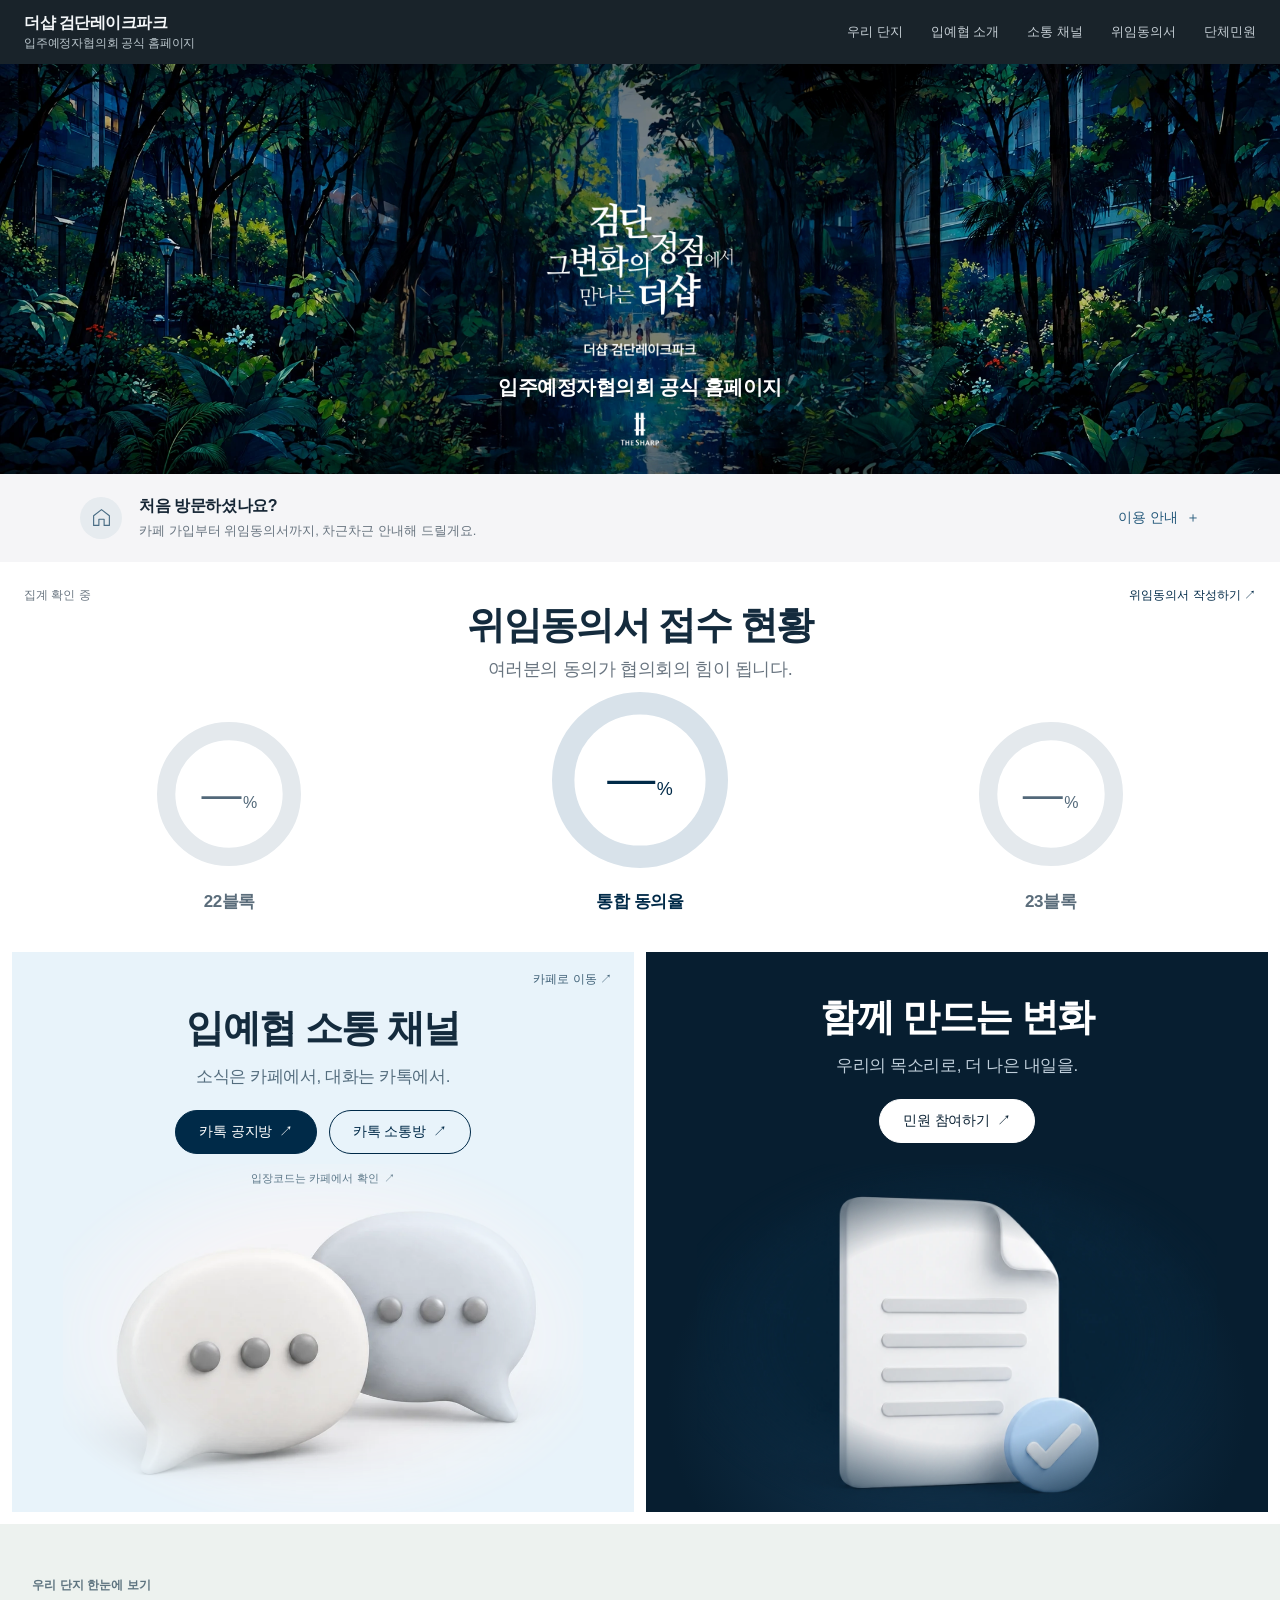
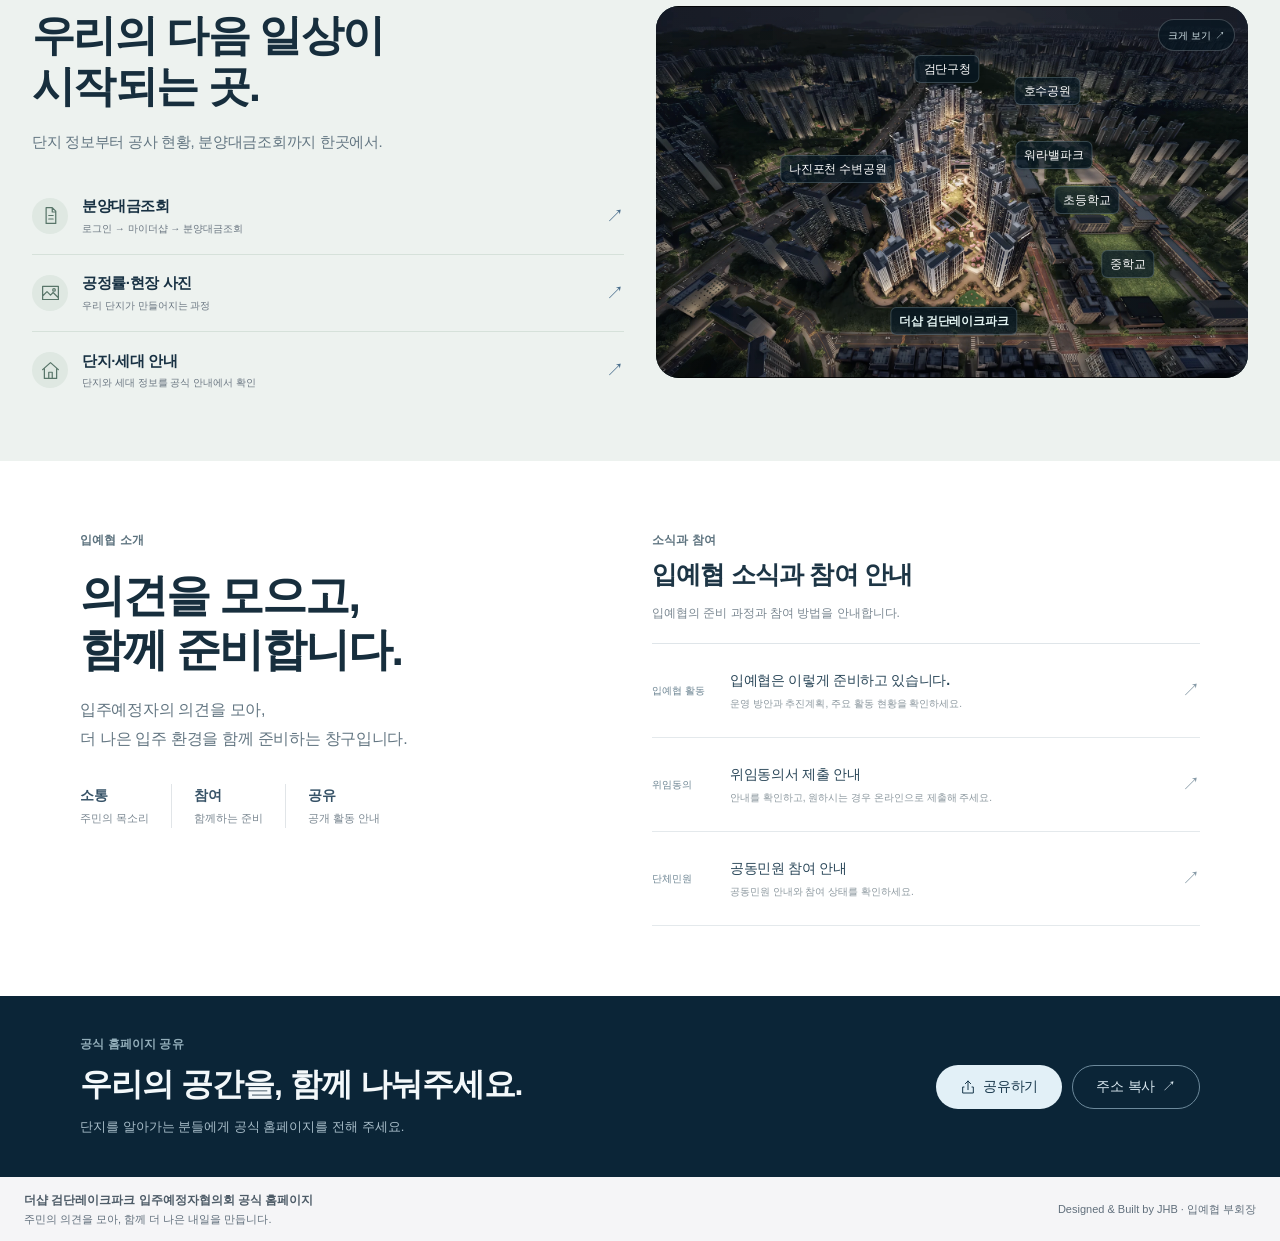
<file: index.html>
<!doctype html>
<html lang="ko">
<head>
  <meta charset="utf-8">
  <meta name="viewport" content="width=device-width, initial-scale=1">
  <meta name="theme-color" content="#101b22">
  <meta name="description" content="더샵 검단레이크파크 입주예정자협의회 공식 홈페이지. 입예협 카페, 위임동의서 접수와 단체민원 안내를 한곳에서 확인하세요.">
  <meta property="og:type" content="website">
  <meta property="og:title" content="더샵 검단레이크파크 입주예정자협의회 공식 홈페이지">
  <meta property="og:description" content="입예협 카페, 위임동의서 접수와 단체민원 안내를 한곳에서 확인하세요.">
  <meta property="og:url" content="https://geomdan-lakepark.github.io/">
  <link rel="canonical" href="https://geomdan-lakepark.github.io/">
  <title>더샵 검단레이크파크 입주예정자협의회 공식 홈페이지</title>
  <link rel="icon" href="data:,">
  <link rel="preload" href="assets/images/hero-entrance.webp" as="image" fetchpriority="high">
  <link rel="stylesheet" href="assets/css/home.css">
  <script src="site.config.js" defer></script>
  <script src="assets/js/home.js" defer></script>
  <script src="assets/js/home-ui.js" defer></script>
  <script src="assets/js/consent.js" defer></script>
</head>
<body id="top">
  <a class="skip-link" href="#main">본문으로 바로 가기</a>
  <header class="site-header">
    <div class="nav-inner">
      <a class="brand" href="#top" aria-label="더샵 검단레이크파크 입주예정자협의회 공식 홈페이지, 맨 위로"><span class="brand-title" data-brand-title>더샵 검단레이크파크</span><span class="brand-subtitle" data-brand-subtitle>입주예정자협의회 공식 홈페이지</span></a>
      <nav class="desktop-nav" aria-label="주요 메뉴" data-navigation><a class="nav-link" href="#about">우리 단지</a><a class="nav-link" href="#council">입예협 소개</a><a class="nav-link" href="#cafe">소통 채널</a><a class="nav-link" href="#delegation">위임동의서</a><a class="nav-link" href="#petition">단체민원</a></nav>
      <button class="menu-toggle" id="menu-toggle" type="button" aria-expanded="false" aria-controls="mobile-nav" aria-label="메뉴 열기" ><span aria-hidden="true"></span><span aria-hidden="true"></span></button>
    </div>
    <nav class="mobile-nav" id="mobile-nav" aria-label="모바일 주요 메뉴" hidden></nav>
  </header>
  <main id="main">
    <section class="hero" aria-labelledby="hero-title">
      <div class="hero-artwork"><div class="hero-backdrop" aria-hidden="true"><img id="hero-backdrop-image" src="assets/images/hero-forest-wide.webp" alt="" fetchpriority="high"></div><div class="hero-image"><img id="hero-image" src="assets/images/hero-entrance.webp" width="3456" height="2160" alt="나무와 산책로를 배경으로 검단 그 변화의 정점에서 만나는 더샵이라고 적힌 더샵 검단레이크파크 대문 이미지" fetchpriority="high"></div><h1 class="hero-title" id="hero-title" aria-label="더샵 검단레이크파크 입주예정자협의회 공식 홈페이지"><span>더샵 검단레이크파크</span><span>입주예정자협의회 공식 홈페이지</span></h1></div>
    </section>
    <aside class="welcome-strip" aria-label="첫 방문 안내">
      <div class="welcome-inner"><div class="welcome-copy"><span class="welcome-mark" aria-hidden="true"><svg viewBox="0 0 24 24"><path d="M12 3 3 10v11h6v-7h6v7h6V10z"/></svg></span><div><strong>처음 방문하셨나요?</strong><p>카페 가입부터 위임동의서까지, 차근차근 안내해 드릴게요.</p></div></div><button type="button" class="text-link" id="guide-open">이용 안내 <span aria-hidden="true">＋</span></button></div>
    </aside>
    <section class="delegation" id="delegation" aria-labelledby="delegation-title">
      <div class="section-copy"><h2 class="section-title" id="delegation-title">위임동의서 접수 현황</h2><p class="section-description" id="delegation-description">여러분의 동의가 협의회의 힘이 됩니다.</p></div>
      <div class="consent-summary" aria-label="블록별 위임동의율">
        <div class="consent-metric consent-metric--block22" role="group" aria-labelledby="consent-block22-label" aria-describedby="consent-block22-detail delegation-status">
          <div class="consent-ring-slot"><div class="consent-ring" aria-hidden="true"><svg viewBox="0 0 220 220" focusable="false"><circle class="consent-ring-track" cx="110" cy="110" r="96" /><circle class="consent-ring-fill" cx="110" cy="110" r="96" pathLength="100" stroke-dasharray="0 100" hidden /></svg><p class="consent-value"><span>—</span><small>%</small></p></div></div>
          <h3 class="consent-label" id="consent-block22-label">22블록</h3>
          <p class="visually-hidden" id="consent-block22-detail">동의율 집계 준비 중</p>
        </div>
        <div class="consent-metric consent-metric--total" role="group" aria-labelledby="consent-total-label" aria-describedby="consent-total-detail delegation-status consent-total-caption">
          <div class="consent-ring-slot"><div class="consent-ring" aria-hidden="true"><svg viewBox="0 0 220 220" focusable="false"><circle class="consent-ring-track" cx="110" cy="110" r="96" /><circle class="consent-ring-fill" cx="110" cy="110" r="96" pathLength="100" stroke-dasharray="0 100" hidden /></svg><p class="consent-value"><span>—</span><small>%</small></p></div></div>
          <h3 class="consent-label" id="consent-total-label">통합 동의율</h3>
          <p class="visually-hidden" id="consent-total-caption">22·23블록 전체</p>
          <p class="visually-hidden" id="consent-total-detail">동의율 집계 준비 중</p>
        </div>
        <div class="consent-metric consent-metric--block23" role="group" aria-labelledby="consent-block23-label" aria-describedby="consent-block23-detail delegation-status">
          <div class="consent-ring-slot"><div class="consent-ring" aria-hidden="true"><svg viewBox="0 0 220 220" focusable="false"><circle class="consent-ring-track" cx="110" cy="110" r="96" /><circle class="consent-ring-fill" cx="110" cy="110" r="96" pathLength="100" stroke-dasharray="0 100" hidden /></svg><p class="consent-value"><span>—</span><small>%</small></p></div></div>
          <h3 class="consent-label" id="consent-block23-label">23블록</h3>
          <p class="visually-hidden" id="consent-block23-detail">동의율 집계 준비 중</p>
        </div>
      </div>
      <p class="consent-status" id="delegation-status">집계 준비 중</p>
      <p class="visually-hidden" id="delegation-note">접수 현황을 확인하고 위임동의서를 작성해 주세요.</p>
      <p class="visually-hidden" id="consent-announcement" role="status" aria-live="polite" aria-atomic="true"></p>
      <div class="delegation-actions" id="delegation-actions"><a class="delegation-link" href="https://form.naver.com/response/3xC5swspWEY" target="_blank" rel="noopener noreferrer" aria-label="위임동의서 작성하기, 새 창에서 열림" aria-describedby="delegation-note"><span class="delegation-link-label">위임동의서 작성하기 <span aria-hidden="true">↗</span></span></a></div>
    </section>
    <div class="features" id="features">
      <section class="feature feature-cafe feature-channels" id="cafe" aria-labelledby="cafe-title">
        <a class="channel-card-link" href="https://cafe.naver.com/tslp" target="_blank" rel="noopener noreferrer" aria-label="입예협 카페 방문하기, 새 창에서 열림"><span>카페로 이동 <span aria-hidden="true">↗</span></span></a>
        <div class="feature-content"><h2 class="section-title" id="cafe-title">입예협 소통 채널</h2><p class="section-description">소식은 카페에서, 대화는 카톡에서.</p>
          <div class="button-row channel-actions"><a class="button button-primary" href="https://open.kakao.com/o/g8qdmoDi" target="_blank" rel="noopener noreferrer" aria-label="입예협 카톡 공지방, 새 창에서 열림">카톡 공지방 <span aria-hidden="true">↗</span></a><a class="button button-secondary" href="https://open.kakao.com/o/gbmJJbFi" target="_blank" rel="noopener noreferrer" aria-label="입예협 카톡 소통방, 새 창에서 열림">카톡 소통방 <span aria-hidden="true">↗</span></a></div>
          <a class="channel-code-link" href="https://cafe.naver.com/tslp/2437" target="_blank" rel="noopener noreferrer" aria-label="카톡방 입장코드는 카페에서 확인, 새 창에서 열림">입장코드는 카페에서 확인 <span aria-hidden="true">↗</span></a>
        </div><div class="feature-image"><img src="assets/images/cafe.webp" width="1000" height="1000" alt="" loading="lazy" decoding="async"></div>
      </section>
      <section class="feature feature-petition" id="petition" aria-labelledby="petition-title"><div class="feature-content"><h2 class="section-title" id="petition-title">함께 만드는 변화</h2><p class="section-description">우리의 목소리로, 더 나은 내일을.</p><div class="button-row"><a class="button button-primary" href="https://geomdan-lakepark.github.io/complaints/index.html" target="_blank" rel="noopener noreferrer" aria-label="민원 참여하기, 새 창에서 열림">민원 참여하기 <span aria-hidden="true">↗</span></a></div></div><div class="feature-image"><img src="assets/images/petition-night.webp" width="1254" height="1254" alt="주민의 의견을 담은 문서" loading="lazy" decoding="async"></div></section>
    </div>
    <section class="public-about" id="about" aria-labelledby="about-title">
      <div class="public-container about-layout">
        <div class="about-copy"><p class="public-eyebrow">우리 단지 한눈에 보기</p><h2 class="editorial-title" id="about-title">우리의 다음 일상이<br>시작되는 곳.</h2><p class="editorial-description">단지 정보부터 공사 현황, 분양대금조회까지 한곳에서.</p>
          <nav class="about-services thesharp-links" aria-label="우리 단지 공식 서비스">
            <a class="thesharp-link" href="https://www.thesharp.co.kr/mythe/price_info.aspx" target="_blank" rel="noopener noreferrer" aria-label="분양대금조회, 더샵 공식 홈페이지에서 새 창으로 열림"><span class="quick-icon" aria-hidden="true"><svg viewBox="0 0 24 24"><path d="M7 3h7l4 4v14H7zM14 3v5h4M10 12h5M10 16h5"/></svg></span><span class="quick-copy"><strong>분양대금조회</strong><small>로그인 → 마이더샵 → 분양대금조회</small></span><span class="quick-arrow" aria-hidden="true">↗</span></a>
            <a class="thesharp-link" href="https://www.thesharp.co.kr/pages/prj/prj_work.aspx?hPROJECT_ID=P_360" target="_blank" rel="noopener noreferrer" aria-label="공정률·현장 사진, 더샵 공식 홈페이지에서 새 창으로 열림"><span class="quick-icon" aria-hidden="true"><svg viewBox="0 0 24 24"><path d="M3 5h18v15H3zM3 16l5-5 4 4 3-3 6 6"/><circle cx="16" cy="9" r="1.5"/></svg></span><span class="quick-copy"><strong>공정률·현장 사진</strong><small>우리 단지가 만들어지는 과정</small></span><span class="quick-arrow" aria-hidden="true">↗</span></a>
            <a class="thesharp-link" href="https://xn--c79an5jhjs4nmongpjhypa161d.kr/" target="_blank" rel="noopener noreferrer" aria-label="단지·세대 안내, 공식 분양 사이트에서 새 창으로 열림"><span class="quick-icon" aria-hidden="true"><svg viewBox="0 0 24 24"><path d="m3 11 9-8 9 8M5 10v11h14V10M10 21v-7h4v7"/></svg></span><span class="quick-copy"><strong>단지·세대 안내</strong><small>단지와 세대 정보를 공식 안내에서 확인</small></span><span class="quick-arrow" aria-hidden="true">↗</span></a>
          </nav>
        </div>
        <figure class="about-visual" id="complex-visual">
          <img src="assets/images/complex-aerial.webp" width="3024" height="1898" alt="더샵 검단레이크파크와 검단구청, 주변 학교·공원 위치를 안내하는 조감도" loading="lazy" decoding="async">
          <span class="aerial-label aerial-label--river">나진포천 수변공원</span>
          <span class="aerial-label aerial-label--park">워라밸파크</span>
          <span class="aerial-label aerial-label--district">검단구청</span>
          <span class="aerial-label aerial-label--lake">호수공원</span>
          <span class="aerial-label aerial-label--elementary">초등학교</span>
          <span class="aerial-label aerial-label--middle">중학교</span>
          <span class="aerial-label aerial-label--complex">더샵 검단레이크파크</span>
          <button class="aerial-expand" id="aerial-open" type="button" aria-label="조감도 크게 보기">크게 보기 <span aria-hidden="true">↗</span></button>
          <figcaption>더샵 검단레이크파크, 초등학교, 중학교, 나진포천 수변공원, 워라밸파크, 검단구청, 호수공원 위치 안내</figcaption>
        </figure>
      </div>
    </section>
    <section class="council-public" id="council" aria-labelledby="council-title">
      <div class="public-container council-layout">
        <div class="council-intro"><p class="public-eyebrow">입예협 소개</p><h2 class="editorial-title" id="council-title">의견을 모으고,<br>함께 준비합니다.</h2><p class="editorial-description">입주예정자의 의견을 모아,<br>더 나은 입주 환경을 함께 준비하는 창구입니다.</p><div class="council-values"><span><b>소통</b>주민의 목소리</span><span><b>참여</b>함께하는 준비</span><span><b>공유</b>공개 활동 안내</span></div></div>
        <div class="public-activity" aria-labelledby="activity-title"><div class="activity-heading"><div><p class="public-eyebrow">소식과 참여</p><h3 id="activity-title">입예협 소식과 참여 안내</h3></div></div><p class="activity-description">입예협의 준비 과정과 참여 방법을 안내합니다.</p><div class="activity-list">
          <a class="activity-row" href="https://cafe.naver.com/tslp/3243" target="_blank" rel="noopener noreferrer" aria-label="입예협은 이렇게 준비하고 있습니다, 카페에서 새 창으로 열림"><span class="activity-type">입예협 활동</span><span class="activity-copy"><strong>입예협은 이렇게 준비하고 있습니다.</strong><small>운영 방안과 추진계획, 주요 활동 현황을 확인하세요.</small></span><span class="activity-arrow" aria-hidden="true">↗</span></a>
          <a class="activity-row" href="https://form.naver.com/response/3xC5swspWEY" target="_blank" rel="noopener noreferrer" aria-label="위임동의서 제출 안내, 네이버 폼에서 새 창으로 열림"><span class="activity-type">위임동의</span><span class="activity-copy"><strong>위임동의서 제출 안내</strong><small>안내를 확인하고, 원하시는 경우 온라인으로 제출해 주세요.</small></span><span class="activity-arrow" aria-hidden="true">↗</span></a>
          <a class="activity-row" href="https://geomdan-lakepark.github.io/complaints/index.html" target="_blank" rel="noopener noreferrer" aria-label="공동민원 참여 안내, 새 창에서 열림"><span class="activity-type">단체민원</span><span class="activity-copy"><strong>공동민원 참여 안내</strong><small>공동민원 안내와 참여 상태를 확인하세요.</small></span><span class="activity-arrow" aria-hidden="true">↗</span></a>
        </div></div>
      </div>
    </section>
    <section class="share-section" id="share" aria-labelledby="share-title"><div class="public-container share-layout"><div class="share-copy"><p class="public-eyebrow">공식 홈페이지 공유</p><h2 id="share-title">우리의 공간을, 함께 나눠주세요.</h2><p>단지를 알아가는 분들에게 공식 홈페이지를 전해 주세요.</p></div><div class="share-controls"><div class="button-row"><button class="button button-share" type="button" id="site-share"><svg viewBox="0 0 24 24" aria-hidden="true"><path d="M12 16V3m-4 4 4-4 4 4M6 12H4v9h16v-9h-2"/></svg>공유하기</button><button class="button button-share-secondary" type="button" id="site-copy">주소 복사 <span aria-hidden="true">↗</span></button></div><p class="share-status" role="status" id="share-status" aria-live="polite"></p></div></div></section>
  </main>
  <footer class="site-footer"><div class="footer-inner"><div class="footer-info"><p class="footer-brand"><span data-brand-title>더샵 검단레이크파크</span><span class="footer-subtitle" data-brand-subtitle>입주예정자협의회 공식 홈페이지</span></p><p class="footer-copy" id="footer-copy">주민의 의견을 모아, 함께 더 나은 내일을 만듭니다.</p></div><p class="footer-credit"><span lang="en">Designed &amp; Built by JHB</span> · 입예협 부회장</p></div></footer>
  <dialog class="guide-dialog" id="guide-dialog" aria-labelledby="guide-title"><button class="icon-close" id="guide-close" type="button" aria-label="이용 안내 닫기"><svg viewBox="0 0 24 24" aria-hidden="true"><path d="m7 7 10 10M17 7 7 17"/></svg></button><p class="public-eyebrow">처음 오신 분을 위한 안내</p><h2 class="editorial-title" id="guide-title">함께할 준비,<br>이렇게 시작하세요.</h2><p class="guide-description">카페 가입과 계약자 인증으로 입주예정자 등업을 신청할 수 있습니다. 위임동의서 제출은 선택입니다.</p><ol class="guide-steps"><li><span class="step-number">01</span><div><h3>입예협 카페 가입</h3><p>우리 단지의 소식이 모이는 공식 카페에 가입해 주세요.</p><a class="text-link" href="https://cafe.naver.com/tslp" target="_blank" rel="noopener noreferrer" aria-label="입예협 카페로 이동, 새 창에서 열림">카페로 이동 <span aria-hidden="true">↗</span></a></div></li><li><span class="step-number">02</span><div><h3>계약자 인증 · 입주예정자 등업</h3><p>카페 안내에 따라 계약자 인증을 신청해 주세요. 확인 후 입주예정자 등급으로 등업되며, 2~3일이 소요될 수 있습니다.</p><a class="text-link" href="https://cafe.naver.com/f-e/cafes/31741674/articles/78?menuid=4&amp;referrerAllArticles=false" target="_blank" rel="noopener noreferrer" aria-label="계약자 인증·등업 안내, 카페에서 새 창으로 열림">인증 안내 보기 <span aria-hidden="true">↗</span></a></div></li><li><span class="step-number">03</span><div><h3>위임동의서 제출 · 선택</h3><p>원하시는 경우 위임동의서를 제출해 주세요. 제출 확인 후 입주자정회원 등업까지 2~3일이 소요될 수 있습니다.</p><a class="text-link" href="https://form.naver.com/response/3xC5swspWEY" target="_blank" rel="noopener noreferrer" aria-label="위임동의서 작성, 네이버 폼에서 새 창으로 열림">위임동의서 작성 <span aria-hidden="true">↗</span></a></div></li></ol><p class="guide-note">위임동의서 제출은 필수가 아닙니다. 입주예정자 등급으로도 카페를 열람할 수 있습니다. 자세한 인증·등업 기준은 카페 안내를 확인해 주세요.</p></dialog>
  <dialog class="aerial-dialog" id="aerial-dialog" aria-labelledby="aerial-title">
    <div class="aerial-dialog-head"><h2 id="aerial-title">더샵 검단레이크파크 · 주변 공간</h2><button class="icon-close" id="aerial-close" type="button" aria-label="조감도 닫기"><svg viewBox="0 0 24 24" aria-hidden="true"><path d="m7 7 10 10M17 7 7 17"/></svg></button></div>
    <div class="aerial-scroll" id="aerial-detail" tabindex="0" role="region" aria-label="주변 공간 조감도, 좌우로 스크롤하여 확인"></div>
    <p class="aerial-dialog-note">좌우로 움직여 이름표와 주변 공간을 확인하세요.</p>
  </dialog>
  <dialog class="notice-dialog" id="notice-dialog" aria-labelledby="notice-title" aria-describedby="notice-message"><h2 class="dialog-title" id="notice-title">링크 준비 중</h2><p class="dialog-message" id="notice-message">준비가 완료되면 안내하겠습니다.</p><form method="dialog"><button class="button button-primary dialog-close" type="submit">확인</button></form></dialog>
</body>
</html>
</file>
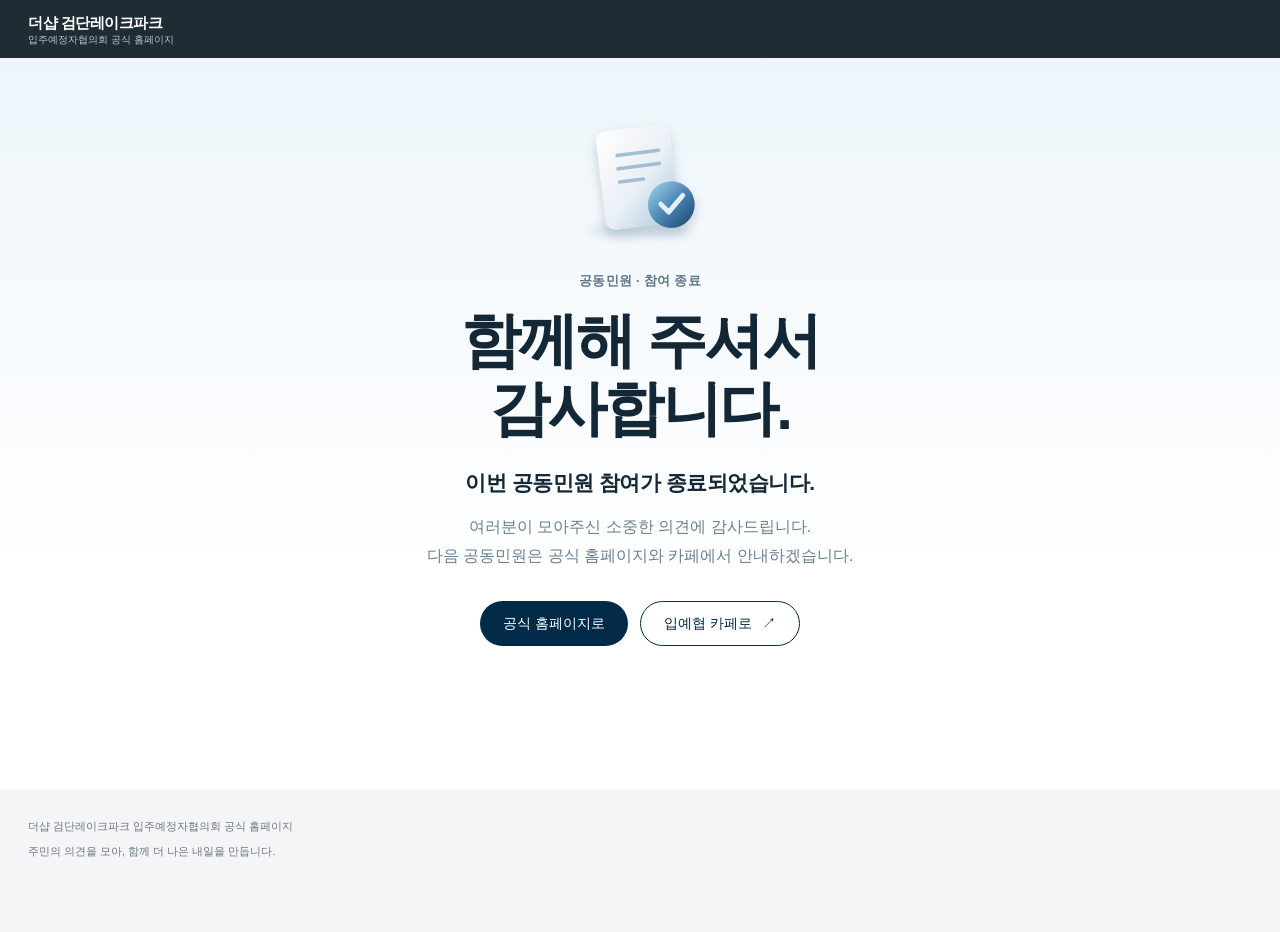
<file: complaints/index.html>
<!doctype html>
<html lang="ko">
<head>
  <meta charset="utf-8">
  <meta name="viewport" content="width=device-width, initial-scale=1">
  <meta name="theme-color" content="#17242c">
  <title>단체민원 | 더샵 검단레이크파크 입주예정자협의회</title>
  <meta name="description" content="더샵 검단레이크파크 입주예정자협의회 공동민원 안내. 민원 문안을 바로 복사하고 국민신문고에서 의견을 전하세요.">
  <meta property="og:title" content="단체민원 | 더샵 검단레이크파크 입주예정자협의회">
  <meta property="og:description" content="문화예술회관을 포함한 복합청사와 세 철도 연결을 위한 공동민원 안내.">
  <meta property="og:url" content="https://geomdan-lakepark.github.io/complaints/index.html">
  <link rel="icon" href="data:,">
  <link rel="stylesheet" href="style.css">
</head>
<body>
  <a class="skip" href="#main">본문으로 바로가기</a>
  <header class="header">
    <a class="brand" href="../index.html"><strong>더샵 검단레이크파크</strong><span>입주예정자협의회 공식 홈페이지</span></a>
    <nav class="navigation" aria-label="주요 메뉴"><a href="#vision" hidden>함께 요구합니다</a><a href="#lineup" hidden>민원 문안</a><a href="#guide" hidden>참여방법</a></nav>
    <button class="menu-button" hidden aria-label="메뉴 열기" aria-expanded="false" aria-controls="mobile-menu"><span></span><span></span></button>
    <nav id="mobile-menu" class="mobile-menu" hidden aria-label="모바일 메뉴"><a href="#vision" hidden>함께 요구합니다</a><a href="#lineup">민원 문안</a><a href="#guide">참여방법</a></nav>
  </header>
  <main id="main">
    <div id="active-view" hidden inert>
      <section class="hero" id="top" aria-labelledby="hero-title">
        <div class="hero-inner wrap">
          <div class="hero-copy">
            <p class="eyebrow">공동민원 · 주민참여</p>
            <h1 id="hero-title">함께 만드는<br><span>검단의 내일.</span></h1>
            <p class="hero-description">문화를 품은 복합청사.<br>세 철도가 만나는 환승거점.<br>우리의 의견을 검단의 미래에 담아 주세요.</p>
            <div class="hero-actions"><a class="pill light" href="#lineup">민원 문안 살펴보기 <span aria-hidden="true">↗</span></a><a class="text-link" href="#guide">참여방법 알아보기 <span aria-hidden="true">›</span></a></div>
          </div>
          <div class="hero-art" data-art="hero" aria-hidden="true"></div>
        </div>
        <div class="hero-caption wrap"><span>검단구 복합청사 및 세 철도 연결 요청</span><span>주민의 목소리로, 함께.</span></div>
      </section>
      <section class="schedule" aria-label="공동민원 참여 일정">
        <div class="schedule-inner wrap">
          <div class="schedule-item"><span class="meta-label">현재 시각 <small>KST</small></span><span class="clock-date" id="clock-date"></span><strong id="clock-time">--:--:--</strong></div>
          <div class="schedule-item"><span class="meta-label">공동민원 참여 마감</span><strong class="example-date" id="deadline-date">—</strong><span class="clock-date" id="deadline-time">—</span></div>
          <div class="schedule-item remaining"><span class="meta-label">마감까지 남은 시간</span><div class="countdown"><strong id="days">—</strong><span>일</span><b id="hours">00:00:00</b></div></div>
        </div>
        <p class="schedule-note wrap">표시된 마감은 협의회의 공동민원 참여 일정입니다.</p>
      </section>
      <section class="lineup section" id="lineup" aria-labelledby="lineup-title">
        <div class="wrap lineup-heading"><div><p class="eyebrow">같은 목표, 서로 다른 관점</p><h2 id="lineup-title">내 생각에 맞는<br class="mobile-only"> 문안을 찾아보세요.</h2><p class="section-description">복합청사와 세 철도 연결이라는 공통 요구를 담은 10가지 문안입니다.</p></div></div>
        <div class="wrap lineup-tools"><div class="random-copy-tool"><button class="pill copy-accent" id="random-copy">랜덤 문안 복사하기 <span aria-hidden="true">↗</span></button><p>고민 없이 참여하려면, 문안 하나를 무작위로 골라 복사하세요.</p></div><button class="all-link" id="all-templates">10가지 문안 한눈에 보기 <span aria-hidden="true">↗</span></button></div>
        <div class="gallery" id="gallery" role="region" aria-label="민원 문안 10가지" tabindex="0"><div class="gallery-track" id="gallery-track"></div></div>
        <div class="gallery-controls wrap"><p><span id="gallery-position">01–04</span><span class="muted"> / 10</span></p><div class="arrow-buttons"><button id="gallery-prev" aria-label="이전 문안 보기" disabled>‹</button><button id="gallery-next" aria-label="다음 문안 보기">›</button></div></div>
      </section>
      <section class="vision section" id="vision" aria-labelledby="vision-title">
        <div class="wrap">
          <div class="section-heading"><p class="eyebrow">함께 요구합니다</p><h2 id="vision-title">문화와 교통.<br>하나의 큰 그림으로.</h2><p>청사 설계부터 철도와 생활권까지, 연결된 계획을 요청합니다.</p></div>
          <div class="vision-grid">
            <article class="vision-card culture-card">
              <div class="vision-copy"><p class="card-kicker">문화예술회관 포함 복합청사</p><h3>행정에<br>문화를 더하다.</h3><p>행정·문화·체육·공공시설이 함께하는 공간.<br>주민의 일상을 담는 신청사를 요청합니다.</p><button class="detail-link" data-detail="culture">요구사항 자세히 보기 <span aria-hidden="true">＋</span></button></div>
              <div class="vision-art" data-art="culture" aria-hidden="true"></div>
            </article>
            <article class="vision-card rail-card">
              <div class="vision-copy"><p class="card-kicker">세 철도 통합 환승</p><h3>세 철도.<br>하나의 연결.</h3><p>인천1호선 104역 · 인천순환3호선 · 대장홍대선.<br>검단구청역을 중심으로 모두 연결하도록.</p><button class="detail-link" data-detail="rail">요구사항 자세히 보기 <span aria-hidden="true">＋</span></button></div>
              <div class="vision-art" data-art="rail" aria-hidden="true"></div>
            </article>
          </div>
        </div>
      </section>
      <section class="guide section" id="guide" aria-labelledby="guide-title">
        <div class="wrap">
          <div class="section-heading"><p class="eyebrow">참여방법</p><h2 id="guide-title">의견을 전하는 방법.<br>세 단계면 됩니다.</h2><p>문안을 복사하고, 국민신문고에서 붙여넣어 제출해 주세요.</p></div>
          <ol class="steps">
            <li><span class="step-number">01</span><h3>문안을 복사하세요.</h3><p>원하는 문안의 ‘복사하기’를 누르세요.<br>랜덤 문안 복사로 바로 시작할 수도 있습니다.</p></li>
            <li><span class="step-number">02</span><h3>국민신문고로 이동하세요.</h3><p>복사 완료 안내를 확인하고,<br>국민신문고 로그인 → 민원 신청으로 이동하세요.</p></li>
            <li><span class="step-number">03</span><h3>붙여넣고 제출하세요.</h3><p>제목과 본문을 각각 붙여넣어 제출한 뒤,<br>접수 완료 화면 또는 접수번호를 확인해 주세요.</p></li>
          </ol>
          <div class="agency"><p><span>민원구분</span><strong>일반민원</strong></p><p><span>처리기관</span><strong>인천광역시 검단구</strong></p><button id="submission-info" class="detail-link">제출 전 확인사항 <span aria-hidden="true">＋</span></button></div>
          <p class="guide-note">문안을 복사하거나 국민신문고를 여는 것만으로 접수되지 않습니다. 제출 후 접수 완료 화면 또는 접수번호를 확인해 주세요.</p>
        </div>
      </section>
      <section class="ending"><p>한 사람의 의견에서,<br><strong>우리의 목소리로.</strong></p><a class="pill primary" href="#lineup">민원 문안 복사하기 <span aria-hidden="true">↑</span></a></section>
    </div>
    <section id="closed-view" class="closed-view" aria-labelledby="closed-title">
      <div class="closed-illustration" data-art="closed" aria-hidden="true"></div>
      <p class="eyebrow" id="closed-kicker">공동민원 · 참여 종료</p><h1 id="closed-title" tabindex="-1">함께해 주셔서<br>감사합니다.</h1><p class="closed-subtitle" id="closed-subtitle">이번 공동민원 참여가 종료되었습니다.</p><p class="closed-description" id="closed-description">여러분이 모아주신 소중한 의견에 감사드립니다.<br>다음 공동민원은 공식 홈페이지와 카페에서 안내하겠습니다.</p>
      <div class="closed-actions"><a class="pill primary" href="../index.html">공식 홈페이지로</a><a class="pill outline" id="closed-cafe" href="https://cafe.naver.com/tslp" target="_blank" rel="noopener noreferrer">입예협 카페로 <span aria-hidden="true">↗</span></a></div>
    </section>
  </main>
  <footer><strong>더샵 검단레이크파크 입주예정자협의회 공식 홈페이지</strong><p>주민의 의견을 모아, 함께 더 나은 내일을 만듭니다.</p></footer>
  <dialog id="template-dialog" class="template-dialog" aria-labelledby="dialog-heading"><div class="dialog-header"><p class="eyebrow" id="dialog-kicker">민원 문안</p><button class="close-dialog" aria-label="닫기"><svg viewBox="0 0 24 24" fill="none" aria-hidden="true"><path d="M6 6l12 12M18 6L6 18" stroke="currentColor" stroke-width="1.8" stroke-linecap="round"/></svg></button></div><div class="dialog-content"><h2 id="dialog-heading"></h2><div id="dialog-body"></div></div><div class="dialog-actions" id="dialog-actions"></div></dialog>
  <dialog id="list-dialog" class="list-dialog" aria-labelledby="list-title"><div class="dialog-header"><h2 id="list-title">10가지 민원 문안</h2><button class="close-dialog" aria-label="닫기"><svg viewBox="0 0 24 24" fill="none" aria-hidden="true"><path d="M6 6l12 12M18 6L6 18" stroke="currentColor" stroke-width="1.8" stroke-linecap="round"/></svg></button></div><p class="list-description">같은 요구를, 내 생각에 맞는 관점으로.</p><div id="template-list"></div></dialog>
  <dialog id="copy-dialog" class="copy-dialog" aria-labelledby="copy-heading"><div class="dialog-header"><p class="eyebrow">문안 복사</p><button class="close-dialog" aria-label="닫기"><svg viewBox="0 0 24 24" fill="none" aria-hidden="true"><path d="M6 6l12 12M18 6L6 18" stroke="currentColor" stroke-width="1.8" stroke-linecap="round"/></svg></button></div><div id="copy-content" class="copy-content"><div id="copy-status-icon" class="copy-success-icon" aria-hidden="true"><svg viewBox="0 0 24 24" fill="none"><path d="m5 12 4 4L19 6" stroke="currentColor" stroke-width="2" stroke-linecap="round" stroke-linejoin="round"/></svg></div><h2 id="copy-heading">문안이 복사되었습니다.</h2><p id="copy-message" role="status"></p><p id="copy-template-name" class="copy-template-name"></p><p id="copy-template-title" class="copy-template-title"></p><label id="copy-fallback-label" for="copy-fallback" hidden>복사가 어려운 경우 아래 문안을 직접 복사해 주세요.</label><textarea id="copy-fallback" rows="7" readonly hidden></textarea><div id="copy-meta" class="copy-meta"><p><span>민원구분</span><strong>일반민원</strong></p><p><span>처리기관</span><strong>인천광역시 검단구</strong></p></div></div><div class="dialog-actions copy-actions" id="copy-actions"></div></dialog>
  <div class="toast" id="toast" role="status" hidden></div>
  <script src="../site.config.js"></script><script src="templates.js"></script><script src="artworks.js"></script><script src="app.js"></script>
</body>
</html>
</file>
<file: assets/css/home.css>
/* Shared visual system. Edit content and destinations in site.config.js. */
:root {
  --brand: #002a48;
  --ink: #162635;
  --muted: #697580;
  --surface: #f5f5f7;
  --line: #dce1e5;
  --focus: #0071e3;
  --section-gap: 12px;
  --header-height: 54px;
  --page-gutter: 24px;
  color-scheme: light;
}

* { box-sizing: border-box; }
html { scroll-behavior: smooth; scroll-padding-top: calc(var(--header-height) + 16px); }
body {
  margin: 0;
  color: var(--ink);
  background: #fff;
  font-family: -apple-system, BlinkMacSystemFont, "Apple SD Gothic Neo", "Noto Sans KR", "Malgun Gothic", sans-serif;
  font-size: 16px;
  line-height: 1.6;
  word-break: keep-all;
  overflow-wrap: anywhere;
  -webkit-font-smoothing: antialiased;
}
button, input, textarea { font: inherit; }
button, a { -webkit-tap-highlight-color: transparent; touch-action: manipulation; }
button { cursor: pointer; }
a { color: inherit; }
img { display: block; max-width: 100%; }
button, a, summary { outline-offset: 5px; }
:focus-visible { outline: 3px solid var(--focus); }
[hidden] { display: none !important; }
main { display: block; }
h1, h2, h3, p { margin: 0; }
.visually-hidden {
  position: absolute;
  width: 1px;
  height: 1px;
  padding: 0;
  margin: -1px;
  overflow: hidden;
  clip: rect(0, 0, 0, 0);
  white-space: nowrap;
  border: 0;
}
.skip-link {
  position: fixed;
  left: 16px;
  top: 12px;
  z-index: 100;
  padding: 10px 18px;
  background: #fff;
  color: var(--brand);
  border-radius: 8px;
  transform: translateY(-160%);
  text-decoration: none;
  font-weight: 600;
}
.skip-link:focus { transform: translateY(0); }

/* A quiet, compact global navigation. */
.site-header {
  position: sticky;
  top: 0;
  z-index: 30;
  color: #f4f7f9;
  background: rgba(16, 27, 34, .96);
  border-bottom: 1px solid rgba(255, 255, 255, .045);
  -webkit-backdrop-filter: blur(20px);
  backdrop-filter: blur(20px);
}
.nav-inner {
  width: calc(100% - var(--page-gutter) - var(--page-gutter));
  min-height: var(--header-height);
  margin-inline: auto;
  display: flex;
  align-items: center;
  justify-content: space-between;
  gap: 28px;
}
.brand { display: flex; flex-direction: column; justify-content: center; min-height: 44px; flex: 0 1 auto; text-decoration: none; line-height: 1.35; min-width: 0; }
.brand-title { display: block; color: #f4f7f9; font-size: 16px; font-weight: 650; letter-spacing: -.5px; }
.brand-subtitle { display: block; margin-top: 2px; color: #bbc7cd; font-size: 11.5px; font-weight: 500; letter-spacing: -.2px; }
.desktop-nav { display: flex; align-items: center; justify-content: flex-end; margin-left: auto; flex-shrink: 0; gap: 28px; }
.nav-link { display: inline-flex; align-items: center; justify-content: center; min-height: 44px; color: #455360; font-size: 13px; text-decoration: none; white-space: nowrap; transition: color .16s; }
.site-header .nav-link { color: #c5ced4; }
.site-header .nav-link:hover { color: #fff; }
.menu-toggle {
  display: none;
  flex: 0 0 44px;
  width: 44px;
  height: 44px;
  padding: 12px 10px;
  color: #f4f7f9;
  background: transparent;
  border: 0;
  border-radius: 8px;
}
.menu-toggle svg { display: block; width: 24px; height: 24px; }
.menu-toggle span:not(.visually-hidden) { display: block; height: 1.5px; width: 22px; margin: 6px auto; background: currentColor; transition: transform .18s; }
.menu-toggle[aria-expanded="true"] span:not(.visually-hidden):first-child { transform: translateY(3.75px) rotate(45deg); }
.menu-toggle[aria-expanded="true"] span:not(.visually-hidden):last-child { transform: translateY(-3.75px) rotate(-45deg); }
.mobile-nav { display: none; }

/* Preserve the supplied artwork's embedded lettering and logo. */
.hero {
  overflow: hidden;
  background: #00151b;
  text-align: center;
}
.hero-artwork {
  position: relative;
  --artwork-height: clamp(380px, 32vw, 500px);
  height: var(--artwork-height);
  width: 100%;
  overflow: hidden;
  isolation: isolate;
}
.hero-backdrop { position: absolute; inset: 0; z-index: -1; }
.hero-backdrop img { width: 100%; height: 100%; object-fit: cover; object-position: center; }
.hero-image {
  position: absolute;
  top: 0;
  left: 50%;
  transform: translateX(-50%);
  z-index: 0;
  width: calc(var(--artwork-height) * 1.6);
  height: 100%;
  max-width: 100%;
  -webkit-mask-image: linear-gradient(to right, transparent, #000 15%, #000 85%, transparent);
  mask-image: linear-gradient(to right, transparent, #000 15%, #000 85%, transparent);
}
.hero-image img { width: 100%; height: 100%; object-fit: contain; object-position: center; }
.hero-title {
  position: absolute;
  z-index: 1;
  top: 75.5%;
  left: 16px;
  right: 16px;
  color: #fff;
  font-size: clamp(20px, 1.6vw, 24px);
  font-weight: 600;
  line-height: 1.4;
  letter-spacing: -.5px;
  text-shadow: 0 2px 10px rgba(0,0,0,.65);
}
.hero-title span:first-child {
  position: absolute; width: 1px; height: 1px; padding: 0; margin: -1px;
  overflow: hidden; clip: rect(0,0,0,0); white-space: nowrap; border: 0;
}
.hero-title span + span { display: block; }
.button-row { display: flex; flex-wrap: wrap; align-items: center; justify-content: center; gap: 12px; margin-top: 24px; }
.button {
  display: inline-flex;
  align-items: center;
  justify-content: center;
  gap: 7px;
  min-height: 44px;
  max-width: 100%;
  padding: 10px 23px;
  border: 1px solid transparent;
  border-radius: 999px;
  font-size: 14px;
  font-weight: 500;
  line-height: 1.4;
  letter-spacing: -.2px;
  text-decoration: none;
  transition: background .16s, border-color .16s;
}
.button-primary { color: #fff; background: var(--brand); border-color: var(--brand); }
.button-primary:hover { background: #174663; border-color: #174663; }
.button-secondary { color: var(--brand); background: transparent; border-color: var(--brand); }
.button-secondary:hover { background: rgba(0,42,72,.055); }
.button svg { width: 14px; height: 14px; flex-shrink: 0; }

/* The live status area stays neutral until confirmed data is supplied. */
.delegation { position: relative; isolation: isolate; margin-top: var(--section-gap); padding: 28px 24px 26px; background: #fff; text-align: center; }
.section-copy { width: min(820px, 100%); margin-inline: auto; }
.section-kicker { margin-bottom: 10px; color: var(--muted); font-size: 12px; font-weight: 600; letter-spacing: .2px; }
.section-title { font-size: clamp(32px, 3vw, 44px); font-weight: 700; line-height: 1.2; letter-spacing: -1.6px; color: #142b3d; }
.section-description { max-width: 700px; margin: 14px auto 0; color: var(--muted); font-size: 18px; line-height: 1.55; letter-spacing: -.4px; }
.delegation .section-description { margin-top: 8px; }
.consent-summary { display: grid; grid-template-columns: repeat(3, minmax(0, 1fr)); align-items: start; width: 100%; height: 208px; margin: 22px auto 0; }
.consent-metric { min-width: 0; }
.consent-label { margin-top: 8px; color: #5b6d7b; font-size: 17px; font-weight: 600; letter-spacing: -.4px; line-height: 24px; }
.consent-ring-slot { display: flex; justify-content: center; align-items: center; height: 176px; }
.consent-ring { position: relative; display: grid; place-items: center; width: 144px; max-width: 100%; aspect-ratio: 1; }
.consent-ring svg { position: absolute; inset: 0; width: 100%; height: 100%; }
.consent-ring-track, .consent-ring-fill { fill: none; stroke-width: 28; }
.consent-ring-track { stroke: #e4e9ed; }
/* Begin at 12 o'clock and fill counterclockwise. Reflect before rotating. */
.consent-ring-fill { stroke: #6686a2; stroke-linecap: round; transform: rotate(-90deg) scaleY(-1); transform-origin: 110px 110px; }
.consent-value { display: flex; justify-content: center; align-items: baseline; gap: 3px; color: #526879; font-size: 40px; font-weight: 400; line-height: 1.1; letter-spacing: -1.5px; font-variant-numeric: tabular-nums; }
.consent-value small { font-size: 16px; font-weight: 400; letter-spacing: 0; }
.consent-status { position: absolute; top: 12px; left: 24px; color: #697580; font-size: 12px; line-height: 18px; }
.consent-metric--total .consent-label { color: var(--brand); font-weight: 650; }
.consent-metric--total .consent-ring { width: 176px; transform: translateY(-14px); }
.consent-metric--total .consent-ring-track { stroke: #d8e2ea; }
.consent-metric--total .consent-ring-fill { stroke: var(--brand); }
.consent-metric--total .consent-value { color: var(--brand); font-size: 48px; font-weight: 500; }
.consent-metric--total .consent-value small { font-size: 18px; }
/* Charts replace the former status + button within the original panel footprint. */
.delegation-actions { height: 0; }
.delegation-link { display: block; padding: 0; border: 0; background: transparent; text-decoration: none; }
.delegation-link-label { position: absolute; top: 12px; right: 24px; z-index: 2; color: var(--brand); font-size: 12px; font-weight: 500; line-height: 18px; }
.delegation-link::after { content: ''; position: absolute; inset: 0; z-index: 1; cursor: pointer; transition: background .18s; }
.delegation-link:hover::after { background: rgba(0, 42, 72, .018); }
.delegation-link:hover .delegation-link-label { text-decoration: underline; text-underline-offset: 3px; }
.delegation-link:focus-visible { outline: none; }
.delegation-link:focus-visible::after { outline: 3px solid var(--focus); outline-offset: -3px; }

/* Large, equal panels rather than a dense dashboard of small cards. */
.features { display: grid; grid-template-columns: repeat(2, minmax(0, 1fr)); gap: var(--section-gap); padding: var(--section-gap); }
.feature { position: relative; min-width: 0; min-height: 560px; overflow: hidden; isolation: isolate; text-align: center; background: var(--surface); }
.feature-cafe { background: #e8f3fa; }
.feature-cafe .section-description { color: #5b6c79; }
.feature-petition { background: #071e30; }
.feature-petition::before { content: ''; position: absolute; inset: 35% 0 0; z-index: 0; background: radial-gradient(ellipse at 50% 70%, #173c59 0%, transparent 66%); }
.feature-petition .section-title { color: #fff; }
.feature-petition .section-description { color: #bfceda; }
.feature-petition .button-primary { color: #071e30; background: #fff; border-color: #fff; }
.feature-petition .button-primary:hover { background: #e8f3fa; border-color: #e8f3fa; }
.feature-petition .feature-note { color: #bfceda; }
.feature-neutral { background: var(--surface); }
.feature:last-child:nth-child(odd) { grid-column: 1 / -1; }
.feature-text-only { min-height: 320px; }
.feature-text-only .feature-content { padding-bottom: 50px; }
.feature-content { position: relative; z-index: 2; width: min(560px, calc(100% - 48px)); margin-inline: auto; padding-top: 42px; padding-bottom: 310px; }
.feature .section-title { font-size: clamp(32px, 3vw, 43px); letter-spacing: -1.5px; }
.feature .section-description { max-width: 430px; font-size: 17px; line-height: 1.6; margin-top: 12px; }
.feature .button-row { margin-top: 20px; }
.feature-image { position: absolute; left: 0; right: 0; bottom: 0; z-index: 1; width: 100%; height: 62%; }
.feature-image img {
  width: min(520px, 95%); height: 100%; margin-inline: auto; object-fit: cover; object-position: center center;
  -webkit-mask-image: radial-gradient(ellipse 57% 56% at center, #000 54%, transparent 100%);
  mask-image: radial-gradient(ellipse 57% 56% at center, #000 54%, transparent 100%);
}
.feature-note { margin: 12px auto 0; max-width: 430px; font-size: 11px; line-height: 1.6; color: #7b8690; }

.additional-links { width: min(1000px, calc(100% - 64px)); margin: 25px auto 42px; }
.additional-links:empty { display: none; }
.link-item { display: flex; align-items: center; justify-content: space-between; gap: 20px; min-height: 72px; padding: 18px 0; border-bottom: 1px solid var(--line); text-decoration: none; color: var(--brand); }
.link-item:first-child { border-top: 1px solid var(--line); }
.link-item strong { font-size: 17px; font-weight: 600; }
.link-item p, .link-item small { color: var(--muted); font-size: 13px; }
.link-item:hover strong { text-decoration: underline; text-underline-offset: 4px; }

/* Low-key footer and an accessible explanation for unfinished links. */
.site-footer { background: var(--surface); }
.footer-inner { width: calc(100% - var(--page-gutter) - var(--page-gutter)); margin-inline: auto; padding: 24px 0; text-align: left; }
.footer-brand { display: block; color: #4d5b67; font-size: 12px; font-weight: 650; line-height: 1.65; }
.footer-copy { max-width: 760px; margin-top: 7px; color: #616f7c; font-size: 11px; line-height: 1.75; }
.notice-dialog { width: min(430px, calc(100% - 40px)); max-height: calc(100dvh - 48px); overflow: auto; padding: 34px; margin: auto; border: 0; border-radius: 20px; color: var(--ink); background: #fff; box-shadow: 0 20px 80px rgba(0,0,0,.2); }
.notice-dialog::backdrop { background: rgba(9,26,41,.4); -webkit-backdrop-filter: blur(5px); backdrop-filter: blur(5px); }
.dialog-title { font-size: 23px; font-weight: 700; line-height: 1.35; letter-spacing: -.8px; color: var(--brand); }
.dialog-message { margin-top: 14px; font-size: 14px; color: var(--muted); line-height: 1.75; }
.dialog-close { margin-top: 25px; min-width: 100px; }

@media (min-width: 1800px) {
  .feature { min-height: 590px; }
}

@media (min-width: 768px) and (max-width: 1023px) {
  :root { --page-gutter: 20px; }
  .nav-inner { gap: 20px; }
  .desktop-nav { gap: 19px; }
  .brand-title { font-size: 16px; }
  .feature { min-height: 520px; }
  .feature-content { width: calc(100% - 36px); padding-bottom: 295px; }
  .feature .section-title { font-size: 34px; letter-spacing: -1.1px; }
  .feature .section-description { font-size: 15px; }
  .feature .button { padding-inline: 20px; }
  .feature-image { height: 60%; }
}

@media (max-width: 767px) {
  :root { --header-height: 60px; --section-gap: 10px; --page-gutter: 18px; }
  .nav-inner { gap: 12px; }
  .brand-title { font-size: 15px; letter-spacing: -.55px; }
  .brand-subtitle { font-size: 11.5px; margin-top: 2px; }
  .desktop-nav { display: none; }
  .menu-toggle { display: block; margin-right: -9px; }
  .mobile-nav { display: block; max-height: calc(100dvh - var(--header-height)); overflow-y: auto; padding: 8px 22px 18px; border-top: 1px solid rgba(255,255,255,.08); }
  .mobile-nav .nav-link { display: flex; justify-content: flex-start; width: 100%; min-height: 48px; font-size: 16px; font-weight: 500; border-bottom: 1px solid rgba(255,255,255,.08); }
  .mobile-nav .nav-link:last-child { border-bottom: 0; }
  .hero-artwork { height: auto; padding: 0 0 20px; }
  .hero-image { position: relative; left: auto; top: auto; transform: none; width: min(600px, 100%); height: auto; margin-inline: auto; }
  .hero-image { -webkit-mask-image: linear-gradient(to right, transparent, #000 15%, #000 85%, transparent), linear-gradient(to bottom, #000 94%, transparent 100%); -webkit-mask-composite: source-in; mask-image: linear-gradient(to right, transparent, #000 15%, #000 85%, transparent), linear-gradient(to bottom, #000 94%, transparent 100%); mask-composite: intersect; }
  .hero-image img { width: 100%; height: auto; }
  .hero-backdrop::after { content: ''; position: absolute; inset: 0; background: linear-gradient(180deg, transparent 55%, rgba(0,16,24,.88) 100%); }
  .hero-title { position: relative; top: auto; left: auto; right: auto; margin: 9px 16px 0; font-size: 19px; letter-spacing: -.45px; }
  .hero-title span:first-child { position: static; display: block; width: auto; height: auto; padding: 0; margin: 0 0 3px; overflow: visible; clip: auto; white-space: normal; font-size: 20px; font-weight: 650; }
  .button-row { gap: 10px; margin-top: 21px; }
  .button { min-height: 44px; font-size: 13px; padding: 10px 20px; }
  .delegation { padding: 34px 22px 36px; }
  .section-kicker { font-size: 11px; margin-bottom: 10px; }
  .section-title { font-size: 32px; line-height: 1.25; letter-spacing: -1.3px; }
  .section-description { max-width: 440px; font-size: 15px; margin-top: 13px; line-height: 1.65; }
  .delegation .section-description { margin-top: 9px; }
  .consent-summary { height: 140px; margin-top: 46px; }
  .consent-label { margin-top: 8px; font-size: 13px; line-height: 20px; letter-spacing: -.35px; }
  .consent-ring-slot { height: 112px; }
  .consent-ring { width: 84px; }
  .consent-value { font-size: 26px; letter-spacing: -.8px; }
  /* Decimal percentages fit inside the ring without changing the panel layout. */
  .consent-value--numeric { font-size: 22px; }
  .consent-value small { font-size: 11px; }
  .consent-status { top: 12px; left: 22px; font-size: 11px; }
  .consent-metric--total .consent-ring { width: 112px; transform: translateY(calc((84px - min(112px, (100vw - 44px) / 3)) / 2)); }
  .consent-metric--total .consent-value { font-size: 32px; }
  .consent-metric--total .consent-value--numeric { font-size: 28px; }
  .consent-metric--total .consent-value small { font-size: 12px; }
  .delegation-link-label { top: 12px; right: 22px; font-size: 11px; }
  .features { grid-template-columns: minmax(0, 1fr); }
  .feature { min-height: 500px; }
  .feature-content { width: calc(100% - 44px); padding-top: 35px; padding-bottom: 280px; }
  .feature .section-title { font-size: 34px; letter-spacing: -1.35px; }
  .feature .section-description { max-width: 370px; font-size: 15px; margin-top: 10px; }
  .feature .button-row { margin-top: 18px; }
  .feature-image { height: 61%; }
  .feature-note { font-size: 10px; }
  .additional-links { width: calc(100% - 44px); margin-top: 18px; margin-bottom: 30px; }
  .link-item { gap: 14px; }
  .link-item strong { font-size: 15px; }
  .link-item p, .link-item small { font-size: 12px; }
  .footer-inner { padding: 22px 0; }
  .footer-brand { font-size: 11px; }
  .footer-copy { font-size: 10px; }
  .notice-dialog { padding: 27px; }
  .dialog-title { font-size: 21px; }
}

@media (max-width: 359px) {
  :root { --page-gutter: 14px; }
  .brand-title { font-size: 15px; }
  .hero-title { font-size: 17px; }
  .section-title { font-size: 29px; letter-spacing: -1.15px; }
  .feature .section-title { font-size: 31px; }
  .feature { min-height: 480px; }
  .consent-metric--total .consent-value--numeric { font-size: 24px; }
}

@media (prefers-reduced-motion: reduce) {
  html { scroll-behavior: auto; }
  *, *::before, *::after { animation: none !important; transition: none !important; }
}

.feature-text-only { min-height: 320px; }
.feature-text-only .feature-content { padding-bottom: 50px; }

@media (prefers-contrast: more) {
  :root { --muted: #425563; }
  .consent-label, .consent-status, .footer-copy { color: #425563; }
  .consent-ring-track { stroke: #a8b9c5; }
  .consent-metric--total .consent-ring-track { stroke: #8aa4b8; }
}

/* Unpublished revision: a shared bar height and tightly spaced footer. */
:root { --bar-height: 64px; --header-height: var(--bar-height); }
.site-header { border-bottom: 0; }
.nav-inner { min-height: var(--bar-height); padding-block: 10px; }
.footer-inner {
  min-height: var(--bar-height);
  padding: 10px 0;
  display: grid;
  grid-template-columns: minmax(0, 1fr) auto;
  align-items: center;
  gap: 24px;
}
.footer-info { min-width: 0; display: grid; gap: 3px; }
.footer-credit { margin: 0; color: #616f7c; font-size: 11px; line-height: 1.35; text-align: right; white-space: nowrap; }
.footer-brand { font-size: 12px; line-height: 1.35; }
.footer-brand span + span::before { content: ' '; white-space: pre; }
.footer-copy { margin: 0; font-size: 11px; line-height: 1.35; }

/* A native cafe link covers the panel; Kakao controls are separate siblings. */
.feature-channels .feature-content { pointer-events: none; padding-top: 53px; z-index: auto; }
.channel-card-link { position: absolute; inset: 0; z-index: 3; text-decoration: none; }
.channel-card-link > span { position: absolute; top: 18px; right: 22px; color: #416278; font-size: 12px; font-weight: 500; }
.channel-card-link:focus-visible { outline-offset: -5px; }
.channel-card-link:hover { background: rgba(0,42,72,.018); }
.channel-actions { position: relative; z-index: 4; pointer-events: auto; }
.channel-actions .button { min-width: 135px; }
.feature-channels .feature-image { pointer-events: none; }
.feature-channels .section-description { color: #546d7e; }

/* One compact official-services panel, instead of three large extra cards. */
.feature-thesharp { grid-column: 1 / -1; min-height: 300px; display: grid; grid-template-columns: 1fr 1.08fr; align-items: center; gap: 56px; padding: 34px clamp(30px,6vw,90px); text-align: left; background: #f3f3f6; }
.thesharp-eyebrow { margin-bottom: 8px; color: #7c8290; font-size: 11px; font-weight: 650; letter-spacing: 2px; }
.feature-thesharp .section-title { font-size: clamp(32px,3vw,42px); }
.feature-thesharp .section-description { margin: 13px 0 0; color: #697580; font-size: 17px; }
.thesharp-links { display: grid; }
.thesharp-link { display: flex; align-items: center; gap: 18px; width: 100%; padding: 17px 0; min-height: 78px; border: 0; border-bottom: 1px solid #dcdfe5; text-align: left; background: transparent; color: #183143; }
.thesharp-link:last-child { border-bottom: 0; }
.quick-icon { display: grid; place-items: center; flex: 0 0 42px; width: 42px; height: 42px; border-radius: 50%; color: #496e8c; background: #e4eaf0; }
.quick-icon svg { width: 24px; height: 24px; fill: none; stroke: currentColor; stroke-width: 1.4; stroke-linejoin: round; stroke-linecap: round; }
.quick-copy { display: flex; flex-direction: column; gap: 4px; min-width: 0; }
.quick-copy strong { font-size: 17px; line-height: 1.35; font-weight: 600; letter-spacing: -.4px; }
.quick-copy small { font-size: 12px; line-height: 1.35; color: #697580; }
.quick-arrow { font-size: 20px; margin-left: auto; color: #496e8c; }
.thesharp-link:hover .quick-copy strong { color: #002a48; text-decoration: underline; text-underline-offset: 4px; }

@media (max-width: 767px) {
  :root { --bar-height: 76px; --header-height: var(--bar-height); }
  .footer-brand { display: flex; flex-direction: column; gap: 1px; font-size: 11px; line-height: 1.3; }
  .footer-brand span + span::before { content: none; }
  .footer-copy { font-size: 10px; line-height: 1.3; }
  .footer-inner { grid-template-columns: minmax(0, 1fr); gap: 3px; padding-block: 6px; }
  .footer-credit { font-size: 10px; line-height: 1.3; }
  .feature-channels .feature-content { padding-top: 54px; }
  .channel-card-link > span { top: 16px; right: 20px; font-size: 11px; }
  .channel-actions { gap: 10px; }
  .channel-actions .button { min-width: 128px; padding-inline: 17px; }
  .feature-channels .section-title { font-size: 32px; }
  .feature-thesharp { grid-template-columns: minmax(0,1fr); min-height: 0; gap: 23px; padding: 34px 26px 22px; }
  .feature-thesharp .section-title { font-size: 32px; }
  .feature-thesharp .section-description { margin-top: 10px; font-size: 15px; }
  .desktop-break { display: none; }
  .thesharp-link { gap: 14px; padding: 15px 0; }
  .quick-copy strong { font-size: 16px; }
  .quick-copy small { font-size: 11px; }
}

@media (max-width: 359px) { .channel-actions { flex-direction: column; } .channel-actions .button { min-width: 155px; } .feature-channels .feature-content { padding-bottom: 230px; } .feature-channels .feature-image { height: 52%; } }
/* Instant anchor jumps make this approval preview easy to compare. */
html { scroll-behavior: auto; }

/* Public introduction: short, open sections with one clear purpose each. */
.welcome-strip { background: #f5f5f7; }
.welcome-inner { width: min(1120px, calc(100% - 96px)); min-height: 88px; margin-inline: auto; display: flex; align-items: center; justify-content: space-between; gap: 24px; padding-block: 15px; }
.welcome-copy { display: flex; align-items: center; gap: 17px; }
.welcome-copy strong { font-size: 16px; font-weight: 650; letter-spacing: -.4px; }
.welcome-copy p { margin-top: 2px; color: var(--muted); font-size: 13px; }
.welcome-mark { display: grid; place-items: center; width: 42px; height: 42px; flex: 0 0 42px; background: #e6ebef; color: #496c84; border-radius: 50%; }
.welcome-mark svg { width: 21px; height: 21px; fill: none; stroke: currentColor; stroke-width: 1.3; stroke-linejoin: round; }
.text-link { display: inline-flex; align-items: center; gap: 8px; min-height: 44px; padding: 5px 0; border: 0; background: transparent; color: #265a7c; font-size: 14px; font-weight: 550; text-decoration: none; }
.text-link:hover { color: #002a48; text-decoration: underline; text-underline-offset: 4px; }
.welcome-inner > .text-link { flex-shrink: 0; }
.public-container { width: min(1120px, calc(100% - 96px)); margin-inline: auto; }
.public-eyebrow { color: #5d737f; font-size: 12px; line-height: 1.5; letter-spacing: .1px; font-weight: 600; }
.sample-tag { display: inline-block; vertical-align: middle; margin-left: 8px; padding: 2px 7px; color: #7c858a; background: rgba(115,130,140,.075); border: 1px solid rgba(115,130,140,.13); border-radius: 4px; font-size: 10px; font-weight: 400; white-space: nowrap; }
.editorial-title { margin-top: 20px; color: #172e3d; font-size: clamp(36px, 3.8vw, 50px); line-height: 1.2; font-weight: 700; letter-spacing: -2px; }
.editorial-description { margin-top: 20px; color: #637682; font-size: 16px; line-height: 1.8; letter-spacing: -.3px; }
.public-about { margin-top: 12px; background: #edf2ef; }
.about-layout { display: grid; grid-template-columns: repeat(2, minmax(0,1fr)); align-items: center; gap: 64px; padding-block: 58px; }
.about-copy { padding-block: 8px; }
.about-topics { display: flex; flex-wrap: wrap; gap: 8px; margin-top: 22px; }
.about-topics span { padding: 5px 12px; border-radius: 999px; color: #5b7169; background: #e0e9e3; font-size: 11px; }
.about-copy > .text-link { margin-top: 15px; }
.about-visual { position: relative; overflow: hidden; height: 320px; margin: 0; border-radius: 24px; background: #102d31; }
.about-visual img { width: 100%; height: 100%; object-fit: cover; object-position: center; }
.about-visual::after { content: ''; position: absolute; inset: 50% 0 0; background: linear-gradient(transparent, rgba(0,22,27,.8)); pointer-events: none; }
.about-visual figcaption { position: absolute; z-index: 1; left: 24px; right: 24px; bottom: 20px; color: #e0ece7; font-size: 10px; letter-spacing: 1.2px; display: flex; justify-content: space-between; gap: 12px; }
.about-visual figcaption span { color: #a9c2bb; font-size: 10px; letter-spacing: 0; }
.council-layout { display: grid; grid-template-columns: .95fr 1.05fr; gap: 76px; padding-block: 70px; align-items: start; }
.council-intro .editorial-title { font-size: clamp(34px,3.5vw,46px); }
.council-values { display: flex; margin-top: 30px; }
.council-values span { display: flex; flex-direction: column; gap: 4px; font-size: 11px; color: #7a8791; padding-inline: 22px; border-left: 1px solid #e1e5e8; }
.council-values span:first-child { padding-left: 0; border-left: 0; }
.council-values b { color: #365267; font-size: 14px; font-weight: 600; }
.activity-heading { display: flex; align-items: flex-start; justify-content: space-between; gap: 10px; }
.activity-heading h3 { margin-top: 9px; color: #1d3545; font-size: 25px; line-height: 1.35; font-weight: 650; letter-spacing: -.8px; }
.activity-heading > .sample-tag { margin-top: 2px; }
.activity-description { margin-top: 11px; color: #7a8791; font-size: 12px; line-height: 1.7; }
.activity-list { margin-top: 20px; border-top: 1px solid #dfe5e9; }
.activity-row { display: flex; align-items: center; gap: 20px; width: 100%; min-height: 85px; padding: 19px 0; text-align: left; border: 0; border-bottom: 1px solid #e4e9ec; color: #294658; background: transparent; }
.activity-row:hover .activity-copy strong { text-decoration: underline; text-underline-offset: 4px; }
.activity-type { flex: 0 0 54px; color: #6c8492; font-size: 10px; font-weight: 550; }
.activity-copy { display: flex; flex-direction: column; gap: 5px; min-width: 0; }
.activity-copy strong { font-size: 14px; line-height: 1.5; font-weight: 550; letter-spacing: -.3px; }
.activity-copy small { font-size: 10px; color: #8b979e; }
.activity-arrow { color: #8599a6; font-size: 18px; margin-left: auto; }
.activity-note { margin-top: 12px; color: #8b979e; font-size: 10px; line-height: 1.6; }
.share-section { background: #0b2537; }
.share-layout { display: grid; grid-template-columns: 1.15fr 1fr; align-items: center; gap: 40px; padding-block: 39px; }
.share-copy .public-eyebrow { color: #92adb9; }
.share-copy h2 { margin-top: 10px; color: #f3f8fa; font-size: clamp(24px,2.5vw,32px); line-height: 1.35; letter-spacing: -1px; font-weight: 650; }
.share-copy > p:last-child { margin-top: 10px; color: #a8bdc9; font-size: 13px; line-height: 1.7; }
.share-controls { text-align: right; }
.share-controls .button-row { justify-content: flex-end; margin-top: 0; gap: 10px; }
.button-share { background: #e2f0f7; color: #17364a; }
.button-share:hover { background: #fff; }
.button-share svg { width: 16px; height: 16px; fill: none; stroke: currentColor; stroke-width: 1.5; stroke-linecap: round; stroke-linejoin: round; }
.button-share-secondary { border-color: #6c899b; color: #dae8f0; background: transparent; }
.button-share-secondary:hover { background: #17394f; }
.share-status { min-height: 16px; margin-top: 6px; font-size: 10px; color: #b9d7e7; }
.guide-dialog { width: min(590px,calc(100% - 32px)); max-height: calc(100dvh - 40px); padding: 40px; border: 0; border-radius: 26px; color: var(--ink); background: #fff; margin: auto; overflow: auto; box-shadow: 0 25px 100px rgba(0,20,35,.18); }
.guide-dialog::backdrop { background: rgba(8,28,42,.5); backdrop-filter: blur(7px); -webkit-backdrop-filter: blur(7px); }
.guide-dialog .editorial-title { font-size: 37px; margin-top: 14px; letter-spacing: -1.5px; }
.icon-close { position: absolute; top: 23px; right: 23px; display: grid; place-items: center; width: 34px; height: 34px; padding: 0; border: 0; border-radius: 50%; color: #71818b; background: #eff2f4; }
.icon-close svg { display: block; width: 20px; height: 20px; fill: none; stroke: currentColor; stroke-width: 1.5; stroke-linecap: round; }
.guide-description { margin-top: 16px; color: #71818b; font-size: 13px; line-height: 1.7; }
.guide-steps { margin: 25px 0 0; padding: 0; list-style: none; }
.guide-steps li { display: flex; align-items: flex-start; gap: 19px; padding: 17px 0 13px; border-top: 1px solid #e4e9ec; }
.step-number { flex: 0 0 26px; white-space: nowrap; color: #7b99ae; font-size: 18px; line-height: 26px; font-weight: 400; font-variant-numeric: tabular-nums; }
.guide-steps h3 { color: #294658; font-size: 16px; line-height: 26px; font-weight: 650; letter-spacing: -.3px; }
.guide-steps p { margin-top: 4px; color: #7a8791; font-size: 12px; line-height: 1.7; }
.guide-steps .text-link { font-size: 12px; min-height: 36px; }
.guide-note { margin-top: 13px; color: #89969e; font-size: 10px; line-height: 1.6; }
.site-footer { margin-top: 0; }

@media (min-width: 768px) and (max-width: 1023px) {
  .desktop-nav { gap: 16px; }
  .desktop-nav .nav-link { font-size: 12px; }
  .public-container,.welcome-inner { width: calc(100% - 64px); }
  .about-layout { gap: 30px; }
  .council-layout { gap: 40px; }
  .council-values span { padding-inline: 14px; }
  .activity-row { gap: 12px; }
  .activity-type { flex-basis: 48px; }
}

@media (max-width: 767px) {
  .welcome-inner { width: calc(100% - 40px); min-height: 91px; gap: 14px; }
  .welcome-copy { gap: 0; }
  .welcome-mark { display: none; }
  .welcome-copy strong { font-size: 14px; }
  .welcome-copy p { font-size: 11px; line-height: 1.55; max-width: 210px; margin-top: 4px; }
  .welcome-inner > .text-link { font-size: 11px; gap: 4px; }
  .public-container { width: calc(100% - 48px); }
  .public-eyebrow { font-size: 11px; }
  .sample-tag { font-size: 9px; margin-left: 5px; padding: 2px 5px; }
  .editorial-title { font-size: 34px; margin-top: 17px; letter-spacing: -1.4px; }
  .editorial-description { font-size: 14px; line-height: 1.8; margin-top: 17px; }
  .public-about { margin-top: 10px; }
  .about-layout { grid-template-columns: minmax(0,1fr); gap: 24px; padding-block: 35px; }
  .about-copy { padding: 0; }
  .about-topics { margin-top: 17px; gap: 7px; }
  .about-topics span { font-size: 10px; }
  .about-copy > .text-link { font-size: 12px; margin-top: 10px; }
  .about-visual { height: 200px; border-radius: 19px; }
  .about-visual figcaption { left: 17px; right: 17px; bottom: 15px; font-size: 8px; letter-spacing: .6px; gap: 8px; }
  .about-visual figcaption span { font-size: 8px; }
  .council-layout { grid-template-columns: minmax(0,1fr); gap: 37px; padding-block: 40px; }
  .council-intro .editorial-title { font-size: 34px; }
  .council-values { margin-top: 23px; }
  .council-values span { padding-inline: 20px; font-size: 10px; }
  .council-values b { font-size: 13px; }
  .activity-heading h3 { font-size: 23px; margin-top: 8px; }
  .activity-description { font-size: 11px; }
  .activity-row { gap: 12px; min-height: 84px; padding-block: 17px; }
  .activity-type { flex-basis: 44px; font-size: 9px; }
  .activity-copy strong { font-size: 13px; }
  .activity-copy small { font-size: 9px; }
  .activity-note { font-size: 9px; }
  .share-layout { grid-template-columns: minmax(0,1fr); gap: 23px; padding-block: 31px 22px; }
  .share-copy h2 { font-size: 26px; line-height: 1.4; }
  .share-copy > p:last-child { font-size: 12px; }
  .share-controls { text-align: left; }
  .share-controls .button-row { justify-content: flex-start; margin-top: 0; }
  .share-controls .button { font-size: 12px; padding-inline: 20px; }
  .guide-dialog { padding: 32px 24px 24px; border-radius: 22px; }
  .guide-dialog .editorial-title { font-size: 31px; }
  .guide-dialog .public-eyebrow { max-width: calc(100% - 32px); font-size: 10px; }
  .icon-close { top: 19px; right: 19px; }
  .guide-description { font-size: 12px; }
  .guide-steps { margin-top: 23px; }
  .guide-steps li { gap: 14px; padding-top: 15px; }
  .guide-steps p { font-size: 11px; }
  .guide-note { font-size: 9px; }
  .site-footer { margin-top: 0; }
}

/* Full-width split section: balanced regions with a large, uncropped aerial view. */
.channel-code-link { position: relative; z-index: 4; pointer-events: auto; display: inline-flex; align-items: center; gap: 5px; min-height: 36px; margin-top: 7px; color: #5a7687; font-size: 11px; text-decoration: none; }
.channel-code-link:hover { color: var(--brand); text-decoration: underline; text-underline-offset: 3px; }
.thesharp-link, .activity-row { text-decoration: none; }
.public-about { margin-top: 0; }
.about-layout { width: calc(100% - 64px); grid-template-columns: repeat(2, minmax(0,1fr)); gap: 32px; padding-block: 52px; }
.about-copy { width: 100%; max-width: 620px; min-width: 0; margin-inline: auto; padding-block: 0; }
.about-copy .editorial-title { font-size: clamp(34px,3.35vw,47px); margin-top: 16px; letter-spacing: -1.65px; }
.about-copy .editorial-description { font-size: 15px; margin-top: 17px; line-height: 1.7; }
.about-services { margin-top: 23px; }
.about-services .thesharp-link { min-height: 77px; gap: 14px; padding: 15px 0; border-color: #d6e1da; }
.about-services .quick-icon { flex-basis: 36px; width: 36px; height: 36px; color: #587569; background: #dfe8e2; }
.about-services .quick-icon svg { width: 21px; height: 21px; }
.about-services .quick-copy strong { font-size: 15px; }
.about-services .quick-copy small { font-size: 10px; line-height: 1.5; }
.about-services .quick-arrow { font-size: 18px; }
.about-visual { width: 100%; min-width: 0; height: auto; aspect-ratio: 3024 / 1898; border-radius: 23px; isolation: isolate; }
.about-visual img { width: 100%; height: 100%; object-fit: contain; }
.about-visual::after { inset: 0; z-index: 0; background: linear-gradient(90deg,rgba(4,17,28,.12),transparent 32%,transparent 60%,rgba(4,17,28,.1)); }
.about-visual figcaption { position: absolute; width: 1px; height: 1px; padding: 0; margin: -1px; overflow: hidden; clip: rect(0,0,0,0); white-space: nowrap; border: 0; }
.aerial-label { position: absolute; z-index: 2; left: var(--label-x); top: var(--label-y); transform: translate(-50%,-50%); margin: 0; white-space: nowrap; padding: 5px 8px; color: #fff; background: rgba(8,25,37,.7); border: 1px solid rgba(211,235,238,.21); border-radius: 6px; font-size: clamp(10px,.92vw,13px); font-weight: 550; line-height: 1.35; letter-spacing: -.2px; box-shadow: 0 2px 8px rgba(0,0,0,.07); }
.aerial-label--river { --label-x: 30.7%; --label-y: 43.8%; }
.aerial-label--park { --label-x: 67.2%; --label-y: 40.1%; }
.aerial-label--elementary { --label-x: 72.8%; --label-y: 52.1%; }
.aerial-label--middle { --label-x: 79.7%; --label-y: 69.4%; }
.aerial-label--complex { --label-x: 50.3%; --label-y: 84.6%; font-weight: 650; color: #e6f6f4; }
.aerial-label--district { --label-x: 49.2%; --label-y: 16.8%; }
.aerial-label--lake { --label-x: 66.1%; --label-y: 22.8%; }
.aerial-expand { position: absolute; z-index: 3; top: 13px; right: 13px; display: inline-flex; align-items: center; justify-content: center; gap: 4px; min-height: 32px; padding: 5px 9px; border: 1px solid rgba(255,255,255,.2); border-radius: 999px; background: rgba(6,22,33,.65); color: #d7e6eb; font-size: 10px; line-height: 1.3; }
.aerial-expand:hover { background: rgba(6,22,33,.9); }
.aerial-dialog { width: min(1180px,calc(100vw - 40px)); max-height: calc(100dvh - 40px); padding: 20px; border: 0; border-radius: 22px; background: #122432; color: #eef5f7; overflow: auto; margin: auto; }
.aerial-dialog::backdrop { background: rgba(7,17,26,.78); backdrop-filter: blur(8px); -webkit-backdrop-filter: blur(8px); }
.aerial-dialog-head { display: flex; align-items: center; justify-content: space-between; gap: 20px; margin-bottom: 15px; }
.aerial-dialog-head h2 { color: #eef5f7; font-size: 17px; font-weight: 550; letter-spacing: -.3px; }
.aerial-dialog .icon-close { position: static; flex: 0 0 34px; background: #263c4b; color: #c4d5de; }
.aerial-dialog .about-visual { width: 100%; border-radius: 12px; }
.aerial-dialog .aerial-label { font-size: clamp(11px,1.3vw,16px); }
.aerial-dialog .aerial-expand { display: none; }
.activity-copy small { line-height: 1.55; }
.activity-type { flex-basis: 58px; }
.activity-row { min-height: 94px; }
.guide-note { padding: 11px 13px; color: #5e7787; background: #f1f5f7; border-radius: 8px; font-size: 11px; }

@media (min-width:768px) and (max-width:1023px) {
  .about-layout { width: calc(100% - 64px); grid-template-columns: repeat(2, minmax(0,1fr)); gap: 32px; }
  .about-copy .editorial-title { font-size: 33px; }
  .about-copy .editorial-description { font-size: 13px; }
  .about-services .quick-copy strong { font-size: 14px; }
  .about-services .thesharp-link { gap: 11px; }
  .aerial-label { padding: 4px 6px; font-size: 9px; }
  .aerial-expand { font-size: 9px; top: 8px; right: 8px; min-height: 28px; }
}

@media (max-width:767px) {
  .channel-code-link { margin-top: 6px; font-size: 10px; }
  .feature-channels .feature-content { padding-bottom: 260px; }
  .feature-channels .feature-image { height: 56%; }
  .about-layout { width: calc(100% - 48px); grid-template-columns: minmax(0,1fr); gap: 26px; padding-block: 35px; }
  .about-copy { max-width: none; }
  .about-copy .editorial-title { font-size: 34px; margin-top: 17px; letter-spacing: -1.4px; }
  .about-copy .editorial-description { font-size: 14px; margin-top: 15px; }
  .about-services { margin-top: 19px; }
  .about-services .thesharp-link { min-height: 77px; }
  .about-services .quick-copy strong { font-size: 15px; }
  .about-services .quick-copy small { font-size: 10px; }
  .about-visual { border-radius: 16px; }
  .aerial-label { padding: 3px 5px; font-size: 8.5px; line-height: 1.3; border-radius: 4px; }
  .aerial-expand { min-height: 26px; padding: 4px 7px; top: 7px; right: 7px; font-size: 8px; }
  .aerial-dialog { width: calc(100% - 20px); padding: 15px; border-radius: 17px; }
  .aerial-dialog-head { gap: 12px; margin-bottom: 12px; }
  .aerial-dialog-head h2 { font-size: 14px; }
  .aerial-dialog .about-visual { min-width: 740px; }
  .aerial-dialog .aerial-label { font-size: 12px; }
  .aerial-scroll { overflow: auto; border-radius: 12px; }
  .aerial-dialog-note { color: #a4bdca; font-size: 10px; margin-top: 12px; }
  .activity-row { min-height: 94px; }
  .activity-type { flex-basis: 47px; font-size: 9px; }
  .activity-copy strong { font-size: 13px; }
  .activity-copy small { font-size: 10px; }
  .guide-note { font-size: 10px; }
}

@media (max-width:359px) {
  .feature-channels .feature-image { height: 48%; }
  .aerial-label { font-size: 8px; }
}

.aerial-dialog-note { display: none; }
@media (max-width: 767px) { .aerial-dialog-note { display: block; } }

/* Keep only the share controls visible and join the footer to this section. */
.share-status:empty { display: none; }
</file>
<file: complaints/style.css>
:root{--brand:#002a48;--ink:#142736;--muted:#65747f;--navy:#071e30;--gray:#f5f5f7;--line:#dce2e7;--blue:#e8f3fa;--gutter:64px;color-scheme:light}
*{box-sizing:border-box}html{scroll-behavior:smooth;scroll-padding-top:76px}body{margin:0;color:var(--ink);background:#fff;font:16px/1.6 -apple-system,BlinkMacSystemFont,"Apple SD Gothic Neo","Noto Sans KR","Malgun Gothic",sans-serif;word-break:keep-all;overflow-wrap:anywhere;-webkit-font-smoothing:antialiased}h1,h2,h3,p{margin:0}button,a{touch-action:manipulation;-webkit-tap-highlight-color:transparent}button{font:inherit;cursor:pointer}a{color:inherit;text-decoration:none}button:disabled{cursor:default}button:focus-visible,a:focus-visible,[tabindex]:focus-visible{outline:3px solid #0071e3;outline-offset:5px}button{border:0}svg{display:block;width:100%;height:100%}[hidden]{display:none!important}.wrap{width:min(1280px,calc(100% - var(--gutter)*2));margin-inline:auto}.skip{position:fixed;top:-60px;left:16px;background:#fff;z-index:100;padding:12px}.skip:focus{top:10px}
.header{height:58px;position:sticky;top:0;z-index:20;background:#17242cf5;color:#fff;display:flex;align-items:center;justify-content:space-between;padding:0 28px;gap:30px;backdrop-filter:blur(20px)}.brand{line-height:1.4;white-space:nowrap}.brand strong{font-size:15px;font-weight:650;letter-spacing:-.5px;display:block}.brand span{font-size:10px;color:#bbc7cd;display:block}.navigation{display:flex;gap:32px;color:#c4cdd3;font-size:12px}.navigation a{display:flex;align-items:center;min-height:44px}.navigation a:hover{color:#fff}.menu-button,.mobile-menu{display:none}
.eyebrow{font-size:13px;font-weight:600;letter-spacing:.02em}.hero{background:var(--navy);color:#fff;overflow:hidden}.hero-inner{min-height:516px;display:grid;grid-template-columns:.9fr 1.1fr;align-items:center;position:relative;padding-top:38px}.hero-copy{position:relative;z-index:1;padding:20px 0 44px}.hero .eyebrow{color:#b4d0e2;margin-bottom:20px}.hero h1{font-size:clamp(46px,5.1vw,78px);letter-spacing:-3.4px;line-height:1.12;font-weight:700}.hero h1 span{color:#afcfe6}.hero-description{font-size:19px;line-height:1.7;color:#bfceda;margin-top:26px;letter-spacing:-.3px}.hero-actions{display:flex;align-items:center;gap:24px;flex-wrap:wrap;margin-top:28px}.pill{display:inline-flex;align-items:center;justify-content:center;gap:10px;min-height:44px;padding:11px 23px;line-height:1.5;border-radius:100px;font-size:14px;font-weight:500;white-space:nowrap;transition:background .2s,transform .2s}.pill:hover{transform:translateY(-1px)}.light{background:#e8f3fa;color:#071e30}.primary{background:var(--brand);color:#fff}.outline{color:var(--brand);background:transparent;border:1px solid var(--brand)}.text-link{font-size:14px;color:#b8d9ef;min-height:44px;display:inline-flex;align-items:center;gap:8px}.hero-art{height:440px;margin-right:-40px;margin-left:-10px}.hero-caption{font-size:11px;color:#8ca7ba;display:flex;align-items:center;justify-content:space-between;border-top:1px solid #ffffff18;padding:17px 0 20px}
/* Three equal schedule columns remain aligned to the viewport at every size. */
.schedule{background:#fff;border-bottom:1px solid #edf0f2;padding:27px 0 23px}.schedule-inner.wrap{width:100%;margin:0;display:grid;grid-template-columns:repeat(3,minmax(0,1fr));align-items:stretch}.schedule-item{display:flex;flex-direction:column;align-items:center;text-align:center;min-width:0;min-height:96px;justify-content:center;padding:0 24px;border-right:1px solid var(--line)}.schedule-item:last-child{border-right:0}.meta-label{display:block;font-size:12px;color:var(--muted);font-weight:500;margin-bottom:7px}.meta-label small{font-size:10px;margin-left:6px}.clock-date{font-size:13px;color:var(--muted)}.schedule-item>strong{font-size:27px;letter-spacing:-.8px;line-height:1.4;font-weight:600;font-variant-numeric:tabular-nums}.schedule .example-date{font-size:24px;letter-spacing:-.6px}.example-date small{font-size:13px;color:var(--muted);font-weight:400;margin-left:6px}.sample-tag{font-size:10px;border:1px solid #c5cfd6;border-radius:4px;padding:1px 4px;margin-left:5px;color:#627280;font-weight:400;display:inline-block}.remaining .meta-label{color:#996023}.countdown{display:flex;align-items:baseline;justify-content:center;gap:7px;color:#ab5321;font-variant-numeric:tabular-nums;flex-wrap:wrap;min-width:0}.countdown strong{font-size:44px;line-height:1.2;letter-spacing:-1.6px;font-weight:650}.countdown span{font-size:16px}.countdown b{font-size:25px;font-weight:500;letter-spacing:-.5px;margin-left:9px;white-space:nowrap}.schedule-note{font-size:11px;color:#73828d;margin-top:15px}
.section{padding:88px 0}.section-heading{margin-bottom:42px}.section-heading .eyebrow{color:#607584;margin-bottom:12px}.section-heading h2{font-size:clamp(35px,3.6vw,52px);line-height:1.18;letter-spacing:-1.9px;font-weight:700}.section-heading>p:last-child:not(.eyebrow){color:var(--muted);font-size:17px;margin-top:17px}.vision-grid{display:grid;grid-template-columns:1fr 1fr;gap:24px}.vision-card{position:relative;overflow:hidden;border-radius:28px;min-height:582px}.culture-card{background:#e8f3fa;color:#102d43}.rail-card{background:#071e30;color:#fff}.vision-copy{padding:40px 42px;position:relative;z-index:2}.card-kicker{font-size:12px;font-weight:600;margin-bottom:17px;opacity:.8}.vision-copy h3{font-size:46px;line-height:1.15;letter-spacing:-1.7px;font-weight:700}.vision-copy>p:not(.card-kicker){font-size:14px;line-height:1.8;margin-top:18px;color:#526b7c}.rail-card .vision-copy>p:not(.card-kicker){color:#b0c7d7}.detail-link{display:inline-flex;align-items:center;gap:9px;font-size:13px;min-height:44px;margin-top:12px;background:transparent;padding:0;color:inherit}.detail-link span{font-size:18px}.vision-art{height:285px;margin-top:-30px;position:relative;z-index:1;padding:0 22px}.rail-card .vision-art{padding:0 10px}
.lineup{background:var(--gray);overflow:hidden;padding-top:48px;padding-bottom:58px}.lineup-heading{display:flex;align-items:flex-end;justify-content:space-between;gap:25px;margin-bottom:20px}.lineup-heading .eyebrow{color:var(--muted);margin-bottom:12px}.lineup h2{font-size:clamp(32px,3.5vw,48px);letter-spacing:-1.9px;line-height:1.2}.section-description{font-size:15px;color:var(--muted);margin-top:18px}.all-link{font-size:13px;color:var(--brand);background:transparent;white-space:nowrap;min-height:44px;display:flex;align-items:center;gap:7px;padding:0}.gallery{overflow:auto;scroll-snap-type:x mandatory;scrollbar-width:none;outline-offset:-5px}.gallery::-webkit-scrollbar{display:none}.gallery-track{display:flex;gap:24px;padding-inline:max(var(--gutter),calc((100vw - 1280px)/2));width:max-content;padding-bottom:5px}.template-card{width:calc((min(1280px,100vw - var(--gutter)*2) - 72px)/4);flex-shrink:0;text-align:center;scroll-snap-align:start;scroll-margin-left:max(var(--gutter),calc((100vw - 1280px)/2));min-width:0}.template-visual{position:relative;overflow:hidden;width:100%;height:280px;background:#d3e4ec;border-radius:24px;display:block;padding:25px 12px 4px}.template-visual svg{transition:transform .35s}.template-visual:hover svg{transform:scale(1.025)}.template-visual .visual-number{position:absolute;left:20px;top:17px;font-size:11px;letter-spacing:.07em;z-index:1;color:#365c74}.template-card:nth-child(4n+2) .template-visual{background:#e4e1ed}.template-card:nth-child(4n+3) .template-visual{background:#e2e9e8}.template-card:nth-child(4n+4) .template-visual{background:#173750}.template-card:nth-child(4n+4) .visual-number{color:#c4dceb}.template-card:nth-child(4n+1) .template-visual{background:linear-gradient(160deg,#b9d4e2,#f5f7fb)}.template-card:nth-child(4n+2) .template-visual{background:linear-gradient(160deg,#cecadf,#f5f4f8)}.template-card:nth-child(4n+3) .template-visual{background:linear-gradient(160deg,#c9dcdb,#f4f8f7)}.template-card:nth-child(4n+4) .template-visual{background:linear-gradient(150deg,#0b273d,#375a7e)}.template-number{display:block;font-size:11px;color:#84919b;line-height:1;margin-top:21px;margin-bottom:14px;font-variant-numeric:tabular-nums}.template-card h3{font-size:24px;font-weight:650;letter-spacing:-.8px;line-height:1.3}.template-card .template-description{font-size:13px;line-height:1.8;color:#64717c;margin:12px auto 0;min-height:50px;max-width:260px}.template-actions{display:flex;align-items:center;justify-content:center;gap:17px;margin-top:23px}.template-actions .pill{min-height:40px;font-size:12px;padding:10px 18px}.choose-link{background:transparent;color:var(--brand);font-size:12px;min-height:44px;padding:0}.gallery-controls{display:flex;justify-content:space-between;align-items:center;margin-top:31px}.gallery-controls p{font-size:12px;font-variant-numeric:tabular-nums;font-weight:550}.muted{color:#8b959f;font-weight:400;margin-left:6px}.arrow-buttons{display:flex;gap:10px}.arrow-buttons button{width:40px;height:40px;background:#dfe3e8;border-radius:50%;display:grid;place-items:center;font-size:28px;line-height:1;color:#4f6171}.arrow-buttons button:hover:not(:disabled){background:#cdd5dc}.arrow-buttons button:disabled{color:#adb6bd;background:#e9ecef}
.guide{background:#e8f3fa}.guide .section-heading{margin-bottom:40px}.steps{padding:0;margin:0;list-style:none;display:grid;grid-template-columns:1fr 1fr 1fr;gap:40px}.step-number{font-size:45px;letter-spacing:-1px;line-height:1.2;color:#5f91b2;font-weight:650}.steps h3{font-size:23px;line-height:1.3;margin-top:20px;font-weight:650;letter-spacing:-.6px}.steps p{font-size:14px;line-height:1.9;margin-top:14px;color:#597082}.agency{border-top:1px solid #ccdae4;border-bottom:1px solid #ccdae4;margin-top:48px;padding:24px 0;display:flex;gap:50px;align-items:center;flex-wrap:wrap}.agency p{display:flex;align-items:center;gap:20px}.agency p span{font-size:12px;color:#658093}.agency p strong{font-size:16px;color:var(--brand);font-weight:600}.agency .detail-link{margin:0 0 0 auto}.guide-note{font-size:12px;color:#617887;margin-top:17px;line-height:1.8}.ending{text-align:center;padding:75px 24px 85px;background:#fff}.ending p{font-size:36px;line-height:1.3;letter-spacing:-1.4px;color:#8b99a3;font-weight:600}.ending strong{color:#142736;font-weight:650}.ending .pill{margin-top:26px}
footer{padding:27px 28px 70px;background:var(--gray);color:#697783;font-size:11px;line-height:1.8}footer strong{font-weight:550}footer p{margin-top:5px}.preview-tools{position:fixed;z-index:40;bottom:15px;left:20px;padding:5px 6px 5px 13px;display:flex;align-items:center;gap:7px;border:1px solid #c7d0d9;box-shadow:0 2px 12px #071e3012;background:#fffffff5;backdrop-filter:blur(15px);border-radius:100px;font-size:10px;color:#637483}.preview-tools>span{margin-right:5px}.preview-tools button{border-radius:100px;background:transparent;color:#637483;padding:7px 10px;font-size:10px}.preview-tools button[aria-pressed=true]{background:var(--brand);color:#fff}.toast{position:fixed;bottom:80px;left:50%;transform:translateX(-50%);z-index:60;padding:13px 20px;background:#132b3c;color:#fff;font-size:13px;border-radius:14px;box-shadow:0 12px 30px #0002;max-width:calc(100% - 32px);text-align:center;width:max-content}
dialog{border:0;color:var(--ink);background:#fff;padding:0;border-radius:28px;box-shadow:0 30px 100px #0003}dialog::backdrop{background:#081b2eb8;backdrop-filter:blur(7px)}.template-dialog{width:min(840px,calc(100% - 64px));max-height:calc(100svh - 70px);overflow:hidden}.dialog-header{padding:23px 34px 15px;display:flex;align-items:center;justify-content:space-between;gap:20px}.dialog-header .eyebrow{color:#758695;font-size:12px}.close-dialog{width:40px;height:40px;flex-shrink:0;display:grid;place-items:center;padding:0;border-radius:50%;line-height:1;background:#eef1f4;color:#536576}.close-dialog svg{width:16px;height:16px;display:block}.close-dialog:hover{background:#e0e6eb}.dialog-content{overflow:auto;max-height:calc(100svh - 264px);padding:8px 36px 34px;overscroll-behavior:contain}.dialog-content h2{font-size:30px;line-height:1.4;letter-spacing:-1px;margin-bottom:27px}.dialog-label{color:#80909d;font-size:12px;margin-bottom:12px}.document-title{font-size:20px;line-height:1.6;font-weight:600;letter-spacing:-.4px;margin-bottom:28px}.document-body{font-size:16px;line-height:1.95;white-space:pre-wrap}.dialog-summary{font-size:17px;line-height:1.85;color:#607482}.dialog-summary ul{padding-left:23px}.dialog-actions{border-top:1px solid #e3e7eb;padding:21px 34px 23px;background:#f7f8fa;display:flex;align-items:center;justify-content:space-between;gap:12px;flex-wrap:wrap}.dialog-actions p{font-size:11px;color:#788997;line-height:1.6;flex-basis:100%}.dialog-actions .action-left{color:#567087;font-size:13px;background:transparent;padding:10px 0}.list-dialog{width:min(650px,calc(100% - 50px));max-height:calc(100svh - 70px);overflow:auto}.list-dialog h2{font-size:25px;letter-spacing:-.8px}.list-description{padding:0 34px 17px;font-size:13px;color:var(--muted)}#template-list{padding:0 25px 30px}#template-list button{width:100%;display:flex;align-items:center;gap:20px;text-align:left;background:transparent;border-top:1px solid #e2e7ea;min-height:72px;padding:12px 10px;color:var(--ink)}#template-list button>span{font-size:12px;color:#788c9c}#template-list button strong{font-size:17px;display:block;font-weight:600}#template-list button small{font-size:11px;color:#798a98;font-weight:400}#template-list button>b{margin-left:auto;font-size:24px;font-weight:400;color:#8c9dab}
.closed-view{text-align:center;min-height:calc(100svh - 168px);padding:46px 24px 80px;background:linear-gradient(#edf5fa,#fff 70%)}.closed-illustration{width:200px;height:150px;margin:0 auto 17px}.closed-view .eyebrow{color:#607787;margin-bottom:15px}.closed-view h1{font-size:60px;font-weight:700;line-height:1.13;letter-spacing:-2.7px;outline-offset:10px}.closed-subtitle{font-size:21px;font-weight:600;margin-top:24px;letter-spacing:-.5px}.closed-description{font-size:16px;color:#698091;line-height:1.8;margin-top:13px}.closed-actions{display:flex;justify-content:center;gap:12px;flex-wrap:wrap;margin-top:30px}.mobile-only{display:none}
@media(min-width:1550px){.gallery-track{padding-inline:calc((100vw - 1280px)/2)}.template-card{scroll-margin-left:calc((100vw - 1280px)/2)}}
@media(max-width:1150px){:root{--gutter:40px}.hero-art{height:380px;margin-right:-20px}.hero h1{font-size:58px}.hero-description{font-size:17px}.hero-actions{gap:14px}.hero-inner{min-height:480px}.vision-card{min-height:550px}.vision-copy{padding:34px}.vision-copy h3{font-size:40px}.vision-art{height:260px}.template-card{width:calc((100vw - var(--gutter)*2 - 48px)/3)}.template-visual{height:268px}.lineup-heading{align-items:flex-start}.all-link{margin-top:25px}.lineup h2{font-size:38px}.steps{gap:25px}.steps h3{font-size:21px}}
@media(max-width:760px){:root{--gutter:24px}.header{height:58px;padding:0 20px;gap:12px}.brand strong{font-size:14px}.brand span{font-size:9px}.navigation{display:none}.menu-button{display:flex;flex-direction:column;justify-content:center;gap:6px;width:44px;height:44px;padding:11px;background:transparent;color:#fff}.menu-button span{height:1px;width:22px;background:#d7e1e7}.mobile-menu{display:flex;flex-direction:column;position:absolute;top:58px;left:0;right:0;background:#17242c;padding:17px 24px 26px;box-shadow:0 15px 25px #0002}.mobile-menu a{min-height:46px;display:flex;align-items:center;color:#e4e9ee;font-size:16px}.hero-inner{grid-template-columns:1fr;min-height:auto;padding-top:38px;gap:0}.hero-copy{padding:0}.hero .eyebrow{font-size:11px;margin-bottom:17px}.hero h1{font-size:49px;letter-spacing:-2px}.hero-description{font-size:16px;line-height:1.7;margin-top:22px}.hero-actions{margin-top:24px;gap:18px}.hero-actions .pill{font-size:12px;padding:11px 19px}.text-link{font-size:12px}.hero-art{height:258px;width:calc(100% + 34px);margin-left:-17px;margin-right:-17px;margin-top:8px}.hero-caption{font-size:9px;padding:13px 0 16px;gap:15px}.hero-caption span:last-child{white-space:nowrap}.schedule{padding:19px 0 17px}.schedule-inner.wrap{grid-template-columns:repeat(3,minmax(0,1fr));gap:0}.schedule-item{padding:0 8px;min-height:109px;justify-content:flex-start}.schedule .meta-label{font-size:9px;line-height:1.45;min-height:30px;margin:0 0 7px;white-space:normal;max-width:100%}.schedule .meta-label small{font-size:8px;margin-left:3px}.schedule-item>strong{font-size:20px;letter-spacing:-.6px;line-height:1.35}.schedule .example-date{font-size:16px;letter-spacing:-.5px;line-height:1.65}.example-date small{font-size:9px;margin-left:2px;display:inline-block}.clock-date{font-size:10px;line-height:1.65}.sample-tag{font-size:7px;padding:0 2px;margin-left:2px;line-height:1.35}.remaining{grid-column:auto;background:transparent;border-radius:0;margin:0;flex-direction:column;gap:0}.countdown{gap:4px;line-height:1.3;max-width:100%}.countdown strong{font-size:27px;letter-spacing:-.8px}.countdown span{font-size:10px}.countdown b{font-size:16px;flex-basis:100%;margin-left:0;line-height:1.5;letter-spacing:-.5px}.schedule-note{font-size:9px;line-height:1.7;margin-top:13px}.section{padding:53px 0}.section-heading{margin-bottom:29px}.section-heading .eyebrow{font-size:11px;margin-bottom:11px}.section-heading h2{font-size:34px;letter-spacing:-1.2px}.section-heading>p:last-child:not(.eyebrow){font-size:13px;line-height:1.8;margin-top:15px}.vision-grid{grid-template-columns:1fr;gap:16px}.vision-card{min-height:510px;border-radius:23px}.vision-copy{padding:31px 30px 25px}.card-kicker{font-size:11px;margin-bottom:15px}.vision-copy h3{font-size:38px;letter-spacing:-1.5px}.vision-copy>p:not(.card-kicker){font-size:12px;line-height:1.8;margin-top:16px}.detail-link{font-size:12px;margin-top:7px}.vision-art{height:245px;margin-top:-18px;padding:0 13px}.rail-card .vision-art{padding:0}.lineup{padding-top:32px;padding-bottom:37px}.lineup-heading{display:block;margin-bottom:16px}.lineup h2{font-size:32px;line-height:1.22;letter-spacing:-1.4px}.lineup-heading .eyebrow{font-size:11px}.section-description{font-size:12px;line-height:1.8;margin-top:15px;max-width:340px}.all-link{margin-top:12px;font-size:12px;min-height:34px}.gallery-track{gap:16px;padding-inline:24px}.template-card{width:min(76vw,340px);scroll-margin-left:24px}.template-visual{height:277px;border-radius:22px;padding:22px 12px 4px}.template-number{margin-top:19px;margin-bottom:12px;font-size:10px}.template-card h3{font-size:23px}.template-card .template-description{font-size:12px;min-height:47px;max-width:250px}.template-actions{margin-top:18px;gap:20px}.template-actions .pill{font-size:12px;min-height:43px;padding:10px 19px}.choose-link{font-size:12px}.gallery-controls{margin-top:24px}.gallery-controls p{font-size:11px}.arrow-buttons button{width:40px;height:40px}.selection .pill{margin-top:13px;font-size:12px}.steps{grid-template-columns:1fr;gap:0}.steps li{position:relative;padding:0 0 28px 62px;margin-bottom:27px;border-bottom:1px solid #cedee9}.steps li:last-child{margin:0;padding-bottom:0;border:0}.step-number{font-size:30px;position:absolute;top:0;left:0}.steps h3{font-size:21px;margin-top:0;letter-spacing:-.5px}.steps p{font-size:13px;line-height:1.8;margin-top:12px}.agency{display:block;margin-top:33px;padding:19px 0}.agency p{gap:22px;margin-bottom:14px}.agency p span{font-size:11px;min-width:43px}.agency p strong{font-size:15px}.agency .detail-link{margin:0;min-height:30px;font-size:11px}.guide-note{font-size:10px;line-height:1.85;margin-top:13px}.ending{padding:50px 24px 58px}.ending p{font-size:29px;letter-spacing:-1px}.ending .pill{font-size:12px;margin-top:23px}footer{font-size:10px;padding:23px 24px 84px}.preview-tools{bottom:12px;left:12px;font-size:9px;padding-left:11px;gap:4px}.preview-tools button{font-size:9px;padding:8px 9px}.preview-tools>span{margin-right:4px}.mobile-only{display:block}.template-dialog{width:calc(100% - 20px);max-height:calc(100svh - 30px);border-radius:21px}.dialog-header{padding:16px 21px 8px}.close-dialog{width:40px;height:40px}.dialog-content{padding:10px 24px 25px;max-height:calc(100svh - 258px)}.dialog-content h2{font-size:26px;line-height:1.35;margin-bottom:22px}.document-title{font-size:17px;line-height:1.65;margin-bottom:26px}.document-body{font-size:14px;line-height:1.9}.dialog-actions{padding:16px 20px 19px;gap:9px}.dialog-actions .pill{font-size:12px;padding:10px 15px}.dialog-actions .action-left{font-size:12px}.dialog-actions p{font-size:10px}.dialog-summary{font-size:14px}.list-dialog{width:calc(100% - 24px);max-height:calc(100svh - 32px);border-radius:21px}.list-dialog h2{font-size:22px}.list-description{padding:6px 21px 19px;font-size:12px}#template-list{padding:0 14px 20px}#template-list button{gap:15px;min-height:72px;padding-inline:10px}#template-list button strong{font-size:16px}#template-list button small{font-size:10px}.closed-view{padding:40px 24px 66px;min-height:calc(100svh - 194px)}.closed-illustration{width:175px;height:135px;margin-bottom:18px}.closed-view .eyebrow{font-size:11px}.closed-view h1{font-size:44px;letter-spacing:-1.6px}.closed-subtitle{font-size:17px;margin-top:24px}.closed-description{font-size:13px;line-height:1.9;margin-top:15px}.closed-actions{margin-top:27px;gap:10px}.closed-actions .pill{font-size:12px;padding:11px 18px}}
@media(max-width:370px){:root{--gutter:20px}.hero h1{font-size:43px}.hero-actions{gap:13px}.text-link{font-size:11px}.hero-art{height:228px}.hero-caption span:last-child{display:none}.schedule .meta-label{font-size:8px}.schedule .example-date{font-size:13px}.schedule .example-date small{font-size:8px}.schedule-item>strong{font-size:17px}.clock-date{font-size:9px}.countdown strong{font-size:24px}.countdown b{font-size:14px}.lineup h2{font-size:30px}.gallery-track{padding-inline:20px}.template-card{scroll-margin-left:20px;width:78vw}.template-visual{height:253px}.vision-copy{padding-inline:27px}.vision-card{min-height:490px}}
@media(max-width:760px){.preview-tools{position:static;width:max-content;margin:0 auto 16px;box-shadow:none;backdrop-filter:none}footer{padding-bottom:24px}.template-dialog,.list-dialog{max-width:none}}
@media(prefers-reduced-motion:reduce){html{scroll-behavior:auto}*{transition:none!important;animation:none!important}}

.copy-accent{background:#ba4c17;color:#fff}.copy-accent:hover{background:#9e3d10}.copy-accent:disabled{background:#a78876;color:#fff}.lineup-tools{display:flex;justify-content:space-between;align-items:center;gap:24px;margin-bottom:31px}.random-copy-tool{display:flex;align-items:center;gap:17px}.random-copy-tool>p{font-size:12px;line-height:1.7;color:var(--muted);max-width:370px}.lineup-tools .all-link{margin:0}.template-actions .choose-link{font-weight:500}.copy-dialog{width:min(550px,calc(100% - 48px));max-height:calc(100svh - 60px);overflow:hidden}.copy-content{padding:4px 34px 28px;overflow:auto;max-height:calc(100svh - 248px);overscroll-behavior:contain}.copy-success-icon{width:48px;height:48px;background:#e8f3fa;color:#245a79;border-radius:50%;display:grid;place-items:center;margin-bottom:19px}.copy-success-icon svg{width:24px;height:24px}.copy-content h2{font-size:28px;line-height:1.35;letter-spacing:-.9px;font-weight:650;margin-bottom:12px}.copy-content #copy-message{font-size:14px;color:#627482;line-height:1.8}.copy-template-name{font-size:12px;color:#728697;margin-top:22px}.copy-template-title{font-size:15px;font-weight:600;line-height:1.65;margin-top:5px;color:var(--ink)}.copy-meta{background:#f5f7f9;border-radius:14px;padding:15px 17px;margin-top:21px;display:grid;gap:7px}.copy-meta p{display:flex;gap:17px;font-size:12px;align-items:baseline}.copy-meta span{color:#758695;min-width:48px}.copy-meta strong{font-size:13px;font-weight:600;color:#24506e}#copy-fallback-label{font-size:12px;color:#7d4f31;margin-top:19px;display:block}#copy-fallback{display:block;width:100%;margin-top:9px;border:1px solid #b9c8d3;border-radius:12px;padding:12px;color:#142736;background:#f9fafb;font:inherit;font-size:12px;line-height:1.7;resize:vertical;min-height:140px;max-height:240px;white-space:pre-wrap;word-break:normal}#copy-fallback:focus{outline:2px solid #0071e3;outline-offset:2px}.copy-actions{justify-content:flex-end;padding:18px 30px 22px}.copy-actions .pill{font-size:13px}.copy-dialog.is-error .copy-success-icon{color:#9e531c;background:#fff1e6}.copy-dialog.is-error #copy-message{color:#8a4c27}.copy-actions p{flex-basis:100%;font-size:11px;line-height:1.7}
@media(max-width:1150px){.random-copy-tool{align-items:flex-start;flex-direction:column;gap:9px}.random-copy-tool>p{max-width:420px}.lineup-tools{align-items:flex-end}.schedule-item{padding-inline:16px}.countdown strong{font-size:36px}.countdown b{font-size:22px}}
@media(max-width:760px){.lineup-tools{display:block;margin-bottom:25px}.random-copy-tool{gap:9px}.random-copy-tool .pill{font-size:12px;min-height:43px;padding:10px 19px}.random-copy-tool>p{font-size:11px;max-width:340px}.lineup-tools .all-link{margin-top:8px;font-size:11px}.copy-dialog{width:calc(100% - 24px);max-height:calc(100svh - 30px);border-radius:21px}.copy-content{padding:5px 23px 24px;max-height:calc(100svh - 225px)}.copy-content h2{font-size:24px;letter-spacing:-.7px}.copy-content #copy-message{font-size:12px}.copy-success-icon{width:42px;height:42px;margin-bottom:17px}.copy-template-name{font-size:11px;margin-top:20px}.copy-template-title{font-size:13px}.copy-meta{padding:13px 14px;margin-top:18px}.copy-meta p{font-size:11px}.copy-meta strong{font-size:12px}.copy-actions{padding:15px 21px 20px}.copy-actions .pill{font-size:12px;padding-inline:17px;flex:1}.copy-actions p{font-size:10px}.schedule-item{padding-inline:8px}.countdown strong{font-size:27px}.countdown b{font-size:16px}}
@media(max-width:370px){.schedule-item{padding-inline:6px}.countdown strong{font-size:24px}.countdown b{font-size:14px}.copy-actions .pill{padding-inline:12px;font-size:11px}.copy-meta p{gap:10px}}
.copy-manual-select{background:transparent;color:var(--brand);font-size:12px;padding:10px 0;min-height:44px}.copy-actions .manual-go{white-space:normal;text-align:center;flex-basis:100%}
.preview-tools{position:static;width:max-content;margin:0 auto 16px;box-shadow:none;backdrop-filter:none}
</file>
